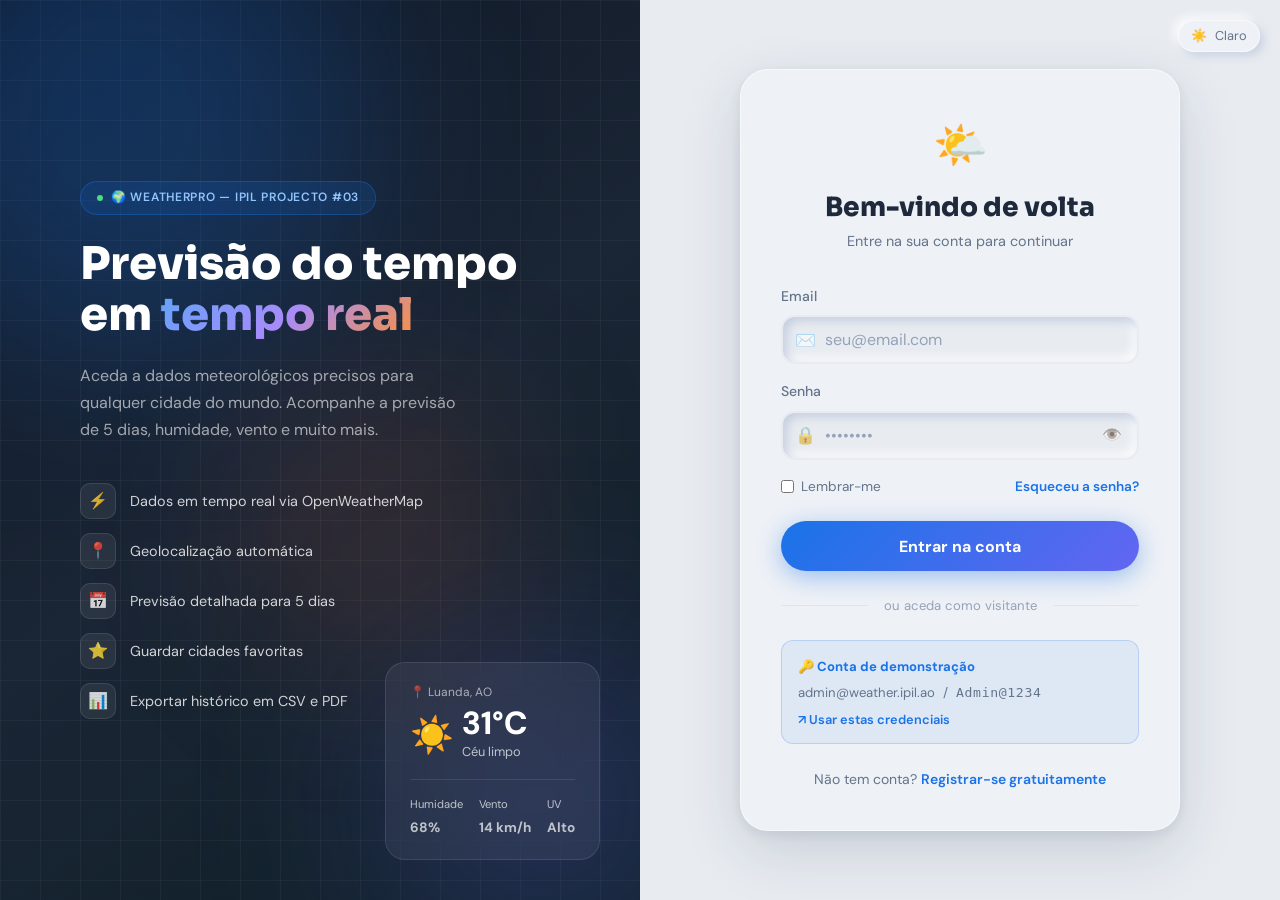
<file: Frontend/pages/dashboard.html>
<!DOCTYPE html>
<html lang="pt" data-theme="light">
<head>
  <meta charset="UTF-8">
  <meta name="viewport" content="width=device-width, initial-scale=1.0">
  <title>Dashboard — WeatherPro</title>

  <link rel="preconnect" href="https://fonts.googleapis.com">
  <link href="https://fonts.googleapis.com/css2?family=Sora:wght@300;400;600;800&family=DM+Sans:wght@400;500;700&family=Space+Mono:wght@400;700&display=swap" rel="stylesheet">

  <link rel="stylesheet" href="../assets/css/variables.css">
  <link rel="stylesheet" href="../assets/css/global.css">
  <link rel="stylesheet" href="../assets/css/neumorphism.css">
  <link rel="stylesheet" href="../assets/css/dark-mode.css">

  <style>
    :root {
      --dash-bg: #f0f4ff;
      --card-bg: #ffffff;
      --card-border: rgba(99,102,241,.12);
      --text-1: #0f172a;
      --text-2: #475569;
      --text-3: #94a3b8;
      --accent: #6366f1;
      --accent2: #0ea5e9;
      --danger: #ef4444;
      --success: #22c55e;
      --warn: #f59e0b;
      --transition: .35s cubic-bezier(.4,0,.2,1);
    }

    [data-theme="dark"] {
      --dash-bg: #080d18;
      --card-bg: #0f1729;
      --card-border: rgba(99,102,241,.18);
      --text-1: #f1f5f9;
      --text-2: #94a3b8;
      --text-3: #475569;
    }

    *, *::before, *::after { box-sizing: border-box; margin: 0; padding: 0; }

    body {
      font-family: 'DM Sans', sans-serif;
      background: var(--dash-bg);
      color: var(--text-1);
      min-height: 100vh;
      transition: background var(--transition), color var(--transition);
      overflow-x: hidden;
    }

    /* ── Animated BG ───────────────────────── */
    .bg-layer {
      position: fixed; inset: 0; pointer-events: none; z-index: 0;
      overflow: hidden;
    }
    .bg-orb {
      position: absolute; border-radius: 50%; filter: blur(120px); opacity: .35;
      animation: driftOrb 18s ease-in-out infinite alternate;
    }
    .bg-orb-1 { width: 600px; height: 600px; background: #6366f1; top: -200px; right: -100px; animation-delay: 0s; }
    .bg-orb-2 { width: 400px; height: 400px; background: #0ea5e9; bottom: -100px; left: -100px; animation-delay: -6s; }
    .bg-orb-3 { width: 300px; height: 300px; background: #f59e0b; top: 50%; left: 40%; animation-delay: -12s; }
    [data-theme="dark"] .bg-orb { opacity: .18; }

    @keyframes driftOrb {
      0%   { transform: translate(0,0) scale(1); }
      100% { transform: translate(40px,60px) scale(1.1); }
    }

    /* ── Layout ────────────────────────────── */
    .dash-wrap {
      position: relative; z-index: 1;
      max-width: 1280px; margin: 0 auto;
      padding: 1.5rem 2rem 4rem;
    }

    /* ── Topbar ────────────────────────────── */
    .topbar {
      display: flex; align-items: center; justify-content: space-between;
      margin-bottom: 2rem;
      background: var(--card-bg);
      border: 1px solid var(--card-border);
      border-radius: 20px;
      padding: .9rem 1.5rem;
      backdrop-filter: blur(20px);
      box-shadow: 0 4px 24px rgba(0,0,0,.06);
      animation: slideDown .5s ease both;
    }

    .topbar-brand {
      display: flex; align-items: center; gap: .6rem;
      font-family: 'Sora', sans-serif; font-weight: 800; font-size: 1.15rem;
      color: var(--text-1);
    }
    .topbar-brand-icon { font-size: 1.6rem; animation: spinSlow 10s linear infinite; }
    @keyframes spinSlow { to { transform: rotate(360deg); } }

    .topbar-right { display: flex; align-items: center; gap: 1rem; }

    .topbar-user {
      display: flex; align-items: center; gap: .5rem;
      background: linear-gradient(135deg, rgba(99,102,241,.1), rgba(14,165,233,.1));
      border: 1px solid rgba(99,102,241,.2);
      border-radius: 999px; padding: .4rem 1rem;
      font-size: .85rem; font-weight: 600; color: var(--accent);
    }

    .topbar-theme {
      background: var(--dash-bg); border: 1px solid var(--card-border);
      border-radius: 999px; padding: .4rem .8rem; cursor: pointer;
      font-size: 1rem; transition: var(--transition);
    }
    .topbar-theme:hover { transform: scale(1.1); }

    .btn-logout {
      background: rgba(239,68,68,.08); border: 1px solid rgba(239,68,68,.2);
      color: var(--danger); border-radius: 999px; padding: .4rem 1rem;
      font-size: .82rem; font-weight: 700; cursor: pointer;
      transition: var(--transition);
    }
    .btn-logout:hover { background: rgba(239,68,68,.15); }

    /* ── Search ─────────────────────────────── */
    .search-wrap {
      max-width: 580px; margin: 0 auto 2.5rem;
      position: relative;
      animation: fadeUp .5s .1s ease both;
    }

    .search-input {
      width: 100%; padding: 1.1rem 1.5rem 1.1rem 3.5rem;
      border-radius: 999px;
      border: 2px solid var(--card-border);
      background: var(--card-bg);
      font-size: 1rem; color: var(--text-1);
      box-shadow: 0 8px 32px rgba(99,102,241,.1);
      transition: var(--transition);
      outline: none;
    }
    .search-input:focus {
      border-color: var(--accent);
      box-shadow: 0 8px 32px rgba(99,102,241,.25);
      transform: translateY(-1px);
    }
    .search-input::placeholder { color: var(--text-3); }

    .search-icon-btn {
      position: absolute; left: 1.1rem; top: 50%; transform: translateY(-50%);
      font-size: 1.2rem; background: none; border: none; cursor: pointer;
      transition: transform .2s;
    }
    .search-icon-btn:hover { transform: translateY(-50%) scale(1.15); }

    .search-spinner {
      position: absolute; right: 1.2rem; top: 50%; transform: translateY(-50%);
      width: 20px; height: 20px;
      border: 2px solid rgba(99,102,241,.2); border-top-color: var(--accent);
      border-radius: 50%; animation: spin .7s linear infinite;
      display: none;
    }
    .search-spinner.active { display: block; }
    @keyframes spin { to { transform: translateY(-50%) rotate(360deg); } }

    /* ── Main hero card ─────────────────────── */
    .hero-card {
      border-radius: 32px;
      background: linear-gradient(135deg, #1e3a8a 0%, #3730a3 40%, #0f2027 100%);
      color: #fff;
      padding: 2.5rem;
      margin-bottom: 2rem;
      display: grid;
      grid-template-columns: 1.4fr 1fr;
      gap: 2rem;
      position: relative;
      overflow: hidden;
      box-shadow: 0 24px 64px rgba(30,58,138,.4);
      animation: fadeUp .5s .15s ease both;
      min-height: 260px;
    }

    .hero-card::before {
      content: '';
      position: absolute; inset: 0;
      background: url("data:image/svg+xml,%3Csvg width='400' height='400' xmlns='http://www.w3.org/2000/svg'%3E%3Ccircle cx='200' cy='200' r='180' fill='none' stroke='rgba(255,255,255,.04)' stroke-width='60'/%3E%3Ccircle cx='200' cy='200' r='120' fill='none' stroke='rgba(255,255,255,.03)' stroke-width='40'/%3E%3C/svg%3E") right -60px center / 380px no-repeat;
      pointer-events: none;
    }

    .hero-left { position: relative; }

    .hero-location {
      display: flex; align-items: center; gap: .4rem;
      font-size: .85rem; opacity: .7; margin-bottom: .5rem;
    }

    .hero-city {
      font-family: 'Sora', sans-serif; font-size: 2.8rem; font-weight: 800;
      line-height: 1; margin-bottom: .4rem;
      text-shadow: 0 2px 20px rgba(0,0,0,.3);
    }

    .hero-date { font-size: .9rem; opacity: .65; margin-bottom: 1.2rem; }

    .hero-temp-row {
      display: flex; align-items: flex-end; gap: .8rem; margin-bottom: .5rem;
    }

    .hero-temp {
      font-family: 'Space Mono', monospace;
      font-size: 5.5rem; font-weight: 700; line-height: 1;
      text-shadow: 0 4px 30px rgba(0,0,0,.3);
    }

    .hero-icon { font-size: 4rem; animation: float 4s ease-in-out infinite; }
    @keyframes float { 0%,100% { transform: translateY(0); } 50% { transform: translateY(-10px); } }

    .hero-desc {
      font-size: 1.1rem; opacity: .8; text-transform: capitalize;
    }

    /* Right panel stats */
    .hero-right {
      background: rgba(255,255,255,.07);
      backdrop-filter: blur(20px);
      border: 1px solid rgba(255,255,255,.12);
      border-radius: 24px; padding: 1.75rem;
      display: flex; flex-direction: column; justify-content: space-between;
      gap: 1rem;
    }

    .stat-row {
      display: flex; align-items: center; gap: .75rem;
      font-size: .9rem;
    }

    .stat-icon {
      width: 36px; height: 36px; border-radius: 10px;
      background: rgba(255,255,255,.1);
      display: flex; align-items: center; justify-content: center;
      font-size: 1rem; flex-shrink: 0;
    }

    .stat-label { opacity: .65; font-size: .78rem; display: block; }
    .stat-val   { font-weight: 700; font-size: 1.05rem; }

    /* UV bar */
    .uv-bar-wrap { margin-top: .25rem; }
    .uv-bar-track {
      height: 4px; border-radius: 99px;
      background: rgba(255,255,255,.15); margin-top: 4px;
    }
    .uv-bar-fill {
      height: 100%; border-radius: 99px;
      background: linear-gradient(90deg, #22c55e, #f59e0b, #ef4444);
      transition: width .8s ease;
    }

    /* ── Stats strip ────────────────────────── */
    .stats-strip {
      display: grid;
      grid-template-columns: repeat(4, 1fr);
      gap: 1.25rem; margin-bottom: 2rem;
      animation: fadeUp .5s .2s ease both;
    }

    .stat-card {
      background: var(--card-bg);
      border: 1px solid var(--card-border);
      border-radius: 20px; padding: 1.25rem 1.5rem;
      display: flex; flex-direction: column; gap: .4rem;
      box-shadow: 0 4px 16px rgba(0,0,0,.04);
      transition: transform .25s, box-shadow .25s;
      cursor: default;
      position: relative; overflow: hidden;
    }

    .stat-card::after {
      content: ''; position: absolute;
      bottom: 0; left: 0; right: 0; height: 3px;
      border-radius: 0 0 20px 20px;
      background: var(--stripe-color, var(--accent));
      transform: scaleX(0); transition: transform .35s;
    }
    .stat-card:hover { transform: translateY(-4px); box-shadow: 0 12px 32px rgba(0,0,0,.1); }
    .stat-card:hover::after { transform: scaleX(1); }

    .stat-card-icon { font-size: 1.5rem; }
    .stat-card-label { font-size: .78rem; color: var(--text-3); text-transform: uppercase; letter-spacing: .06em; font-weight: 600; }
    .stat-card-val   { font-family: 'Space Mono', monospace; font-size: 1.5rem; font-weight: 700; color: var(--text-1); }
    .stat-card-sub   { font-size: .78rem; color: var(--text-3); }

    /* ── Forecast ───────────────────────────── */
    .section-title {
      font-family: 'Sora', sans-serif; font-size: 1.1rem; font-weight: 700;
      color: var(--text-1); margin-bottom: 1.25rem;
      display: flex; align-items: center; gap: .5rem;
    }
    .section-title::after {
      content: ''; flex: 1; height: 1px;
      background: var(--card-border);
    }

    .forecast-row {
      display: grid;
      grid-template-columns: repeat(5, 1fr);
      gap: 1rem; margin-bottom: 2rem;
      animation: fadeUp .5s .25s ease both;
    }

    .fc-card {
      background: var(--card-bg);
      border: 1px solid var(--card-border);
      border-radius: 20px; padding: 1.25rem 1rem;
      text-align: center;
      transition: transform .25s, box-shadow .25s, border-color .25s;
      cursor: default;
    }
    .fc-card:hover {
      transform: translateY(-6px);
      box-shadow: 0 16px 40px rgba(99,102,241,.15);
      border-color: rgba(99,102,241,.3);
    }
    .fc-day   { font-size: .78rem; color: var(--text-3); font-weight: 600; text-transform: uppercase; letter-spacing: .05em; margin-bottom: .5rem; }
    .fc-icon  { font-size: 2.2rem; margin: .4rem 0; display: block; transition: transform .3s; }
    .fc-card:hover .fc-icon { transform: scale(1.2) rotate(-5deg); }
    .fc-desc  { font-size: .72rem; color: var(--text-3); margin-bottom: .5rem; text-transform: capitalize; }
    .fc-temps { display: flex; justify-content: center; gap: .5rem; font-size: .88rem; }
    .fc-max   { font-weight: 700; color: var(--text-1); }
    .fc-min   { color: var(--text-3); }

    /* Today highlight */
    .fc-card.today {
      background: linear-gradient(135deg, #6366f1, #0ea5e9);
      border-color: transparent; color: #fff;
    }
    .fc-card.today .fc-day,
    .fc-card.today .fc-desc,
    .fc-card.today .fc-min { color: rgba(255,255,255,.7); }
    .fc-card.today .fc-max { color: #fff; }

    /* ── Chart ──────────────────────────────── */
    .chart-section {
      background: var(--card-bg);
      border: 1px solid var(--card-border);
      border-radius: 24px; padding: 1.75rem;
      margin-bottom: 2rem;
      box-shadow: 0 4px 16px rgba(0,0,0,.04);
      animation: fadeUp .5s .3s ease both;
    }

    .chart-canvas-wrap { position: relative; height: 180px; }

    canvas#temp-chart { width: 100% !important; }

    /* ── Bottom grid ────────────────────────── */
    .bottom-grid {
      display: grid;
      grid-template-columns: 1fr 1fr;
      gap: 1.5rem;
      animation: fadeUp .5s .35s ease both;
    }

    .info-card {
      background: var(--card-bg);
      border: 1px solid var(--card-border);
      border-radius: 24px; padding: 1.75rem;
      box-shadow: 0 4px 16px rgba(0,0,0,.04);
    }

    /* Sun timeline */
    .sun-row { display: flex; align-items: center; justify-content: space-between; margin-top: 1rem; }
    .sun-item { text-align: center; }
    .sun-icon { font-size: 1.8rem; display: block; margin-bottom: .3rem; }
    .sun-label { font-size: .72rem; color: var(--text-3); text-transform: uppercase; letter-spacing: .05em; }
    .sun-time  { font-family: 'Space Mono', monospace; font-size: 1.1rem; font-weight: 700; }

    .sun-arc {
      flex: 1; height: 60px; margin: 0 1rem;
      position: relative;
    }
    .sun-arc svg { width: 100%; height: 100%; }

    /* Wind compass */
    .compass-wrap {
      display: flex; align-items: center; justify-content: center;
      gap: 2rem; margin-top: 1rem;
    }
    .compass {
      width: 110px; height: 110px; border-radius: 50%;
      background: var(--dash-bg);
      border: 2px solid var(--card-border);
      position: relative; display: flex; align-items: center; justify-content: center;
    }
    .compass-dirs {
      position: absolute; inset: 0;
      display: flex; align-items: center; justify-content: center;
      font-size: .65rem; color: var(--text-3); font-weight: 700;
      letter-spacing: .05em;
    }
    .compass-dirs span { position: absolute; }
    .compass-dirs .cn { top: 6px; left: 50%; transform: translateX(-50%); }
    .compass-dirs .cs { bottom: 6px; left: 50%; transform: translateX(-50%); }
    .compass-dirs .cw { left: 6px; top: 50%; transform: translateY(-50%); }
    .compass-dirs .ce { right: 6px; top: 50%; transform: translateY(-50%); }

    .compass-needle {
      width: 3px; height: 44px; border-radius: 99px;
      background: linear-gradient(to bottom, #ef4444 50%, var(--text-3) 50%);
      transform-origin: center bottom;
      transition: transform 1s cubic-bezier(.34,1.56,.64,1);
      position: absolute; bottom: 50%;
    }
    .compass-dot {
      width: 8px; height: 8px; border-radius: 50%;
      background: var(--accent); position: absolute;
    }

    .wind-stats { display: flex; flex-direction: column; gap: .75rem; }
    .wind-stat-item { display: flex; align-items: center; gap: .75rem; }
    .wind-stat-bar {
      flex: 1; height: 6px; background: var(--dash-bg);
      border-radius: 99px; overflow: hidden;
    }
    .wind-stat-bar-fill {
      height: 100%; border-radius: 99px;
      background: linear-gradient(90deg, var(--accent2), var(--accent));
      transition: width 1s ease;
    }
    .wind-stat-label { font-size: .78rem; color: var(--text-3); min-width: 60px; }
    .wind-stat-val   { font-size: .85rem; font-weight: 700; min-width: 55px; text-align: right; }

    /* ── Skeleton ───────────────────────────── */
    .skeleton {
      background: linear-gradient(90deg, var(--dash-bg) 25%, var(--card-border) 50%, var(--dash-bg) 75%);
      background-size: 200% 100%;
      animation: shimmer 1.5s infinite;
      border-radius: 8px;
    }
    @keyframes shimmer { to { background-position: -200% 0; } }

    /* ── Error toast ────────────────────────── */
    .error-toast {
      position: fixed; bottom: 2rem; left: 50%; transform: translateX(-50%);
      background: #1e293b; color: #fff; border-left: 3px solid var(--danger);
      border-radius: 12px; padding: .9rem 1.5rem;
      font-size: .88rem; display: flex; align-items: center; gap: .75rem;
      box-shadow: 0 8px 32px rgba(0,0,0,.3); z-index: 999;
      animation: slideUp .3s ease;
    }
    @keyframes slideUp { from { opacity:0; transform: translateX(-50%) translateY(20px); } }

    /* ── Animations ─────────────────────────── */
    @keyframes fadeUp    { from { opacity:0; transform: translateY(20px); } to { opacity:1; transform: translateY(0); } }
    @keyframes slideDown { from { opacity:0; transform: translateY(-16px); } to { opacity:1; transform: translateY(0); } }
    @keyframes scaleIn   { from { opacity:0; transform: scale(.94); } to { opacity:1; transform: scale(1); } }

    /* ── Responsive ─────────────────────────── */
    @media (max-width: 900px) {
      .stats-strip  { grid-template-columns: repeat(2, 1fr); }
      .forecast-row { grid-template-columns: repeat(3, 1fr); }
      .bottom-grid  { grid-template-columns: 1fr; }
      .hero-card    { grid-template-columns: 1fr; }
      .hero-temp    { font-size: 4rem; }
    }
    @media (max-width: 600px) {
      .dash-wrap    { padding: 1rem; }
      .stats-strip  { grid-template-columns: repeat(2, 1fr); gap: .75rem; }
      .forecast-row { grid-template-columns: repeat(2, 1fr); }
      .hero-temp    { font-size: 3.5rem; }
      .topbar-user span:not(.user-emoji) { display: none; }
    }
  </style>
</head>
<body>

<div class="bg-layer">
  <div class="bg-orb bg-orb-1"></div>
  <div class="bg-orb bg-orb-2"></div>
  <div class="bg-orb bg-orb-3"></div>
</div>

<div class="dash-wrap">

  <!-- ── Topbar ── -->
  <header class="topbar">
    <div class="topbar-brand">
      <span class="topbar-brand-icon">🌤️</span>
      WeatherPro
    </div>
    <div class="topbar-right">
      <div class="topbar-user">
        <span class="user-emoji">👤</span>
        <span id="display-name">...</span>
      </div>
      <button class="topbar-theme" id="theme-btn" title="Alternar tema">🌙</button>
      <button class="btn-logout" onclick="App.logout()">Sair</button>
    </div>
  </header>

  <!-- ── Search ── -->
  <div class="search-wrap">
    <button class="search-icon-btn" onclick="App.doSearch()">🔍</button>
    <input type="text" id="city-search" class="search-input"
      placeholder="Pesquise por uma cidade (ex: Luanda)"
      autocomplete="off">
    <div class="search-spinner" id="search-spinner"></div>
  </div>

  <!-- ── Hero card ── -->
  <div class="hero-card" id="hero-card">
    <div class="hero-left">
      <div class="hero-location">📍 <span id="hero-country">—</span></div>
      <div class="hero-city" id="hero-city">—</div>
      <div class="hero-date" id="hero-date">—</div>
      <div class="hero-temp-row">
        <div class="hero-temp" id="hero-temp">--°</div>
        <span class="hero-icon" id="hero-icon">🌡️</span>
      </div>
      <div class="hero-desc" id="hero-desc">Aguardando pesquisa...</div>
    </div>
    <div class="hero-right">
      <div class="stat-row">
        <div class="stat-icon">💧</div>
        <div>
          <span class="stat-label">Humidade</span>
          <span class="stat-val" id="stat-humidity">--%</span>
        </div>
      </div>
      <div class="stat-row">
        <div class="stat-icon">🌬️</div>
        <div>
          <span class="stat-label">Vento</span>
          <span class="stat-val" id="stat-wind">-- km/h</span>
        </div>
      </div>
      <div class="stat-row">
        <div class="stat-icon">🌡️</div>
        <div>
          <span class="stat-label">Sensação térmica</span>
          <span class="stat-val" id="stat-feels">--°C</span>
        </div>
      </div>
      <div class="stat-row">
        <div class="stat-icon">👁️</div>
        <div>
          <span class="stat-label">Visibilidade</span>
          <span class="stat-val" id="stat-vis">-- km</span>
        </div>
      </div>
      <div class="stat-row">
        <div class="stat-icon">🌫️</div>
        <div>
          <span class="stat-label">Pressão</span>
          <span class="stat-val" id="stat-pressure">-- hPa</span>
        </div>
      </div>
    </div>
  </div>

  <!-- ── Stats strip ── -->
  <div class="stats-strip">
    <div class="stat-card" style="--stripe-color:#6366f1">
      <span class="stat-card-icon">🌡️</span>
      <span class="stat-card-label">Máxima hoje</span>
      <span class="stat-card-val" id="sc-max">--°</span>
      <span class="stat-card-sub">temperatura mais alta</span>
    </div>
    <div class="stat-card" style="--stripe-color:#0ea5e9">
      <span class="stat-card-icon">❄️</span>
      <span class="stat-card-label">Mínima hoje</span>
      <span class="stat-card-val" id="sc-min">--°</span>
      <span class="stat-card-sub">temperatura mais baixa</span>
    </div>
    <div class="stat-card" style="--stripe-color:#f59e0b">
      <span class="stat-card-icon">☁️</span>
      <span class="stat-card-label">Nebulosidade</span>
      <span class="stat-card-val" id="sc-clouds">--%</span>
      <span class="stat-card-sub">cobertura de nuvens</span>
    </div>
    <div class="stat-card" style="--stripe-color:#22c55e">
      <span class="stat-card-icon">🌊</span>
      <span class="stat-card-label">Ponto de orvalho</span>
      <span class="stat-card-val" id="sc-dew">--°</span>
      <span class="stat-card-sub">condensação do ar</span>
    </div>
  </div>

  <!-- ── Forecast ── -->
  <p class="section-title">📅 Previsão para 5 dias</p>
  <div class="forecast-row" id="forecast-row">
    <!-- filled by JS -->
  </div>

  <!-- ── Temperature chart ── -->
  <div class="chart-section">
    <p class="section-title" style="margin-bottom:1.25rem">📈 Variação de temperatura (próximas 24h)</p>
    <div class="chart-canvas-wrap">
      <canvas id="temp-chart"></canvas>
    </div>
  </div>

  <!-- ── Bottom grid ── -->
  <div class="bottom-grid">

    <!-- Sun card -->
    <div class="info-card">
      <p class="section-title">🌅 Nascer & Pôr do Sol</p>
      <div class="sun-row">
        <div class="sun-item">
          <span class="sun-icon">🌄</span>
          <span class="sun-label">Nascer</span>
          <span class="sun-time" id="sun-rise">--:--</span>
        </div>
        <div class="sun-arc">
          <svg viewBox="0 0 140 70" fill="none" xmlns="http://www.w3.org/2000/svg">
            <path d="M10 65 Q70 -10 130 65" stroke="rgba(245,158,11,.25)" stroke-width="2" stroke-dasharray="4 4"/>
            <path id="sun-progress-path" d="M10 65 Q70 -10 130 65" stroke="#f59e0b" stroke-width="2.5"
              stroke-dasharray="200" stroke-dashoffset="200" stroke-linecap="round"/>
            <circle id="sun-dot" cx="10" cy="65" r="5" fill="#f59e0b" opacity="0.9"/>
          </svg>
        </div>
        <div class="sun-item">
          <span class="sun-icon">🌇</span>
          <span class="sun-label">Pôr</span>
          <span class="sun-time" id="sun-set">--:--</span>
        </div>
      </div>
    </div>

    <!-- Wind card -->
    <div class="info-card">
      <p class="section-title">🌬️ Vento</p>
      <div class="compass-wrap">
        <div class="compass">
          <div class="compass-dirs">
            <span class="cn">N</span>
            <span class="cs">S</span>
            <span class="cw">O</span>
            <span class="ce">E</span>
          </div>
          <div class="compass-needle" id="compass-needle"></div>
          <div class="compass-dot"></div>
        </div>
        <div class="wind-stats">
          <div class="wind-stat-item">
            <span class="wind-stat-label">Velocidade</span>
            <div class="wind-stat-bar"><div class="wind-stat-bar-fill" id="wbar-speed" style="width:0%"></div></div>
            <span class="wind-stat-val" id="wval-speed">-- km/h</span>
          </div>
          <div class="wind-stat-item">
            <span class="wind-stat-label">Rajadas</span>
            <div class="wind-stat-bar"><div class="wind-stat-bar-fill" id="wbar-gust" style="width:0%"></div></div>
            <span class="wind-stat-val" id="wval-gust">-- km/h</span>
          </div>
          <div class="wind-stat-item">
            <span class="wind-stat-label">Direção</span>
            <div class="wind-stat-bar"><div class="wind-stat-bar-fill" id="wbar-dir" style="width:50%"></div></div>
            <span class="wind-stat-val" id="wval-dir">--°</span>
          </div>
        </div>
      </div>
    </div>

  </div><!-- /bottom-grid -->

</div><!-- /dash-wrap -->

<script>
/* ═══════════════════════════════════════════════════
   CONFIG
═══════════════════════════════════════════════════ */
const API_BASE = 'http://localhost/weather-app/Backend/index.php';

const WEATHER_ICONS = {
  '01d':'☀️','01n':'🌙','02d':'⛅','02n':'🌥️',
  '03d':'☁️','03n':'☁️','04d':'☁️','04n':'☁️',
  '09d':'🌧️','09n':'🌧️','10d':'🌦️','10n':'🌧️',
  '11d':'⛈️','11n':'⛈️','13d':'❄️','13n':'❄️',
  '50d':'🌫️','50n':'🌫️',
};

const DAYS_PT = ['Dom','Seg','Ter','Qua','Qui','Sex','Sáb'];
const MONTHS_PT = ['Janeiro','Fevereiro','Março','Abril','Maio','Junho','Julho','Agosto','Setembro','Outubro','Novembro','Dezembro'];

/* ═══════════════════════════════════════════════════
   MINI CHART (canvas, no dependencies)
═══════════════════════════════════════════════════ */
function drawChart(labels, temps) {
  const canvas = document.getElementById('temp-chart');
  const wrap   = canvas.parentElement;
  canvas.width  = wrap.clientWidth;
  canvas.height = 180;
  const ctx = canvas.getContext('2d');
  const W = canvas.width, H = canvas.height;
  const pad = { top:20, right:20, bottom:35, left:40 };

  const minT = Math.min(...temps) - 2;
  const maxT = Math.max(...temps) + 2;

  const xScale = i => pad.left + (i / (labels.length - 1)) * (W - pad.left - pad.right);
  const yScale = t => pad.top + (1 - (t - minT) / (maxT - minT)) * (H - pad.top - pad.bottom);

  const isDark = document.documentElement.getAttribute('data-theme') === 'dark';
  const gridColor  = isDark ? 'rgba(255,255,255,.06)' : 'rgba(0,0,0,.06)';
  const labelColor = isDark ? 'rgba(255,255,255,.45)' : 'rgba(0,0,0,.4)';

  ctx.clearRect(0, 0, W, H);

  // Grid lines
  ctx.strokeStyle = gridColor; ctx.lineWidth = 1;
  for (let g = 0; g <= 4; g++) {
    const y = pad.top + (g / 4) * (H - pad.top - pad.bottom);
    ctx.beginPath(); ctx.moveTo(pad.left, y); ctx.lineTo(W - pad.right, y); ctx.stroke();
  }

  // Area fill
  const grad = ctx.createLinearGradient(0, pad.top, 0, H - pad.bottom);
  grad.addColorStop(0, 'rgba(99,102,241,.35)');
  grad.addColorStop(1, 'rgba(99,102,241,.0)');
  ctx.beginPath();
  ctx.moveTo(xScale(0), H - pad.bottom);
  temps.forEach((t, i) => {
    if (i === 0) ctx.lineTo(xScale(i), yScale(t));
    else {
      const px = xScale(i - 1), py = yScale(temps[i-1]);
      const cx1 = px + (xScale(i) - px) * .5, cy1 = py;
      const cx2 = px + (xScale(i) - px) * .5, cy2 = yScale(t);
      ctx.bezierCurveTo(cx1, cy1, cx2, cy2, xScale(i), yScale(t));
    }
  });
  ctx.lineTo(xScale(temps.length - 1), H - pad.bottom);
  ctx.closePath(); ctx.fillStyle = grad; ctx.fill();

  // Line
  ctx.beginPath();
  temps.forEach((t, i) => {
    if (i === 0) { ctx.moveTo(xScale(i), yScale(t)); return; }
    const px = xScale(i - 1), py = yScale(temps[i-1]);
    const cx1 = px + (xScale(i) - px) * .5, cy1 = py;
    const cx2 = px + (xScale(i) - px) * .5, cy2 = yScale(t);
    ctx.bezierCurveTo(cx1, cy1, cx2, cy2, xScale(i), yScale(t));
  });
  ctx.strokeStyle = '#6366f1'; ctx.lineWidth = 2.5;
  ctx.lineJoin = 'round'; ctx.stroke();

  // Dots + labels
  ctx.font = '11px DM Sans'; ctx.textAlign = 'center';
  temps.forEach((t, i) => {
    const x = xScale(i), y = yScale(t);
    ctx.beginPath(); ctx.arc(x, y, 4, 0, Math.PI*2);
    ctx.fillStyle = '#6366f1'; ctx.fill();
    ctx.fillStyle = '#fff'; ctx.beginPath(); ctx.arc(x, y, 2, 0, Math.PI*2); ctx.fill();

    ctx.fillStyle = labelColor;
    ctx.fillText(`${Math.round(t)}°`, x, y - 10);
    ctx.fillText(labels[i], x, H - 8);
  });
}

/* ═══════════════════════════════════════════════════
   HELPERS
═══════════════════════════════════════════════════ */
function degToCompass(deg) {
  const dirs = ['N','NE','E','SE','S','SO','O','NO'];
  return dirs[Math.round(deg / 45) % 8];
}

function toLocalTime(unixTs, offsetSec) {
  const d = new Date((unixTs + offsetSec) * 1000);
  const h = String(d.getUTCHours()).padStart(2,'0');
  const m = String(d.getUTCMinutes()).padStart(2,'0');
  return `${h}:${m}`;
}

function dewPoint(tempC, humidity) {
  const a = 17.27, b = 237.7;
  const alpha = ((a * tempC) / (b + tempC)) + Math.log(humidity / 100);
  return (b * alpha) / (a - alpha);
}

function animateSunArc(rise, set) {
  const now = Date.now() / 1000;
  const total = set - rise;
  const elapsed = Math.max(0, Math.min(now - rise, total));
  const progress = total > 0 ? elapsed / total : 0;

  const pathLen = 200;
  const offset  = pathLen * (1 - progress);
  const path = document.getElementById('sun-progress-path');
  const dot  = document.getElementById('sun-dot');
  if (!path || !dot) return;

  path.style.strokeDashoffset = offset;

  // Move dot along arc
  try {
    const svgEl   = path.ownerSVGElement;
    const totalLen = path.getTotalLength();
    const pt = path.getPointAtLength(totalLen * progress);
    dot.setAttribute('cx', pt.x);
    dot.setAttribute('cy', pt.y);
  } catch(e) {}
}

function showError(msg) {
  const existing = document.querySelector('.error-toast');
  if (existing) existing.remove();
  const el = document.createElement('div');
  el.className = 'error-toast';
  el.innerHTML = `<span>❌</span><span>${msg}</span>`;
  document.body.appendChild(el);
  setTimeout(() => el.remove(), 4000);
}

/* ═══════════════════════════════════════════════════
   APP
═══════════════════════════════════════════════════ */
const App = {

  token: null,
  lastData: null,

  init() {
    const user  = JSON.parse(localStorage.getItem('ws_user') || 'null');
    this.token  = localStorage.getItem('ws_token');

    if (!this.token || !user) {
      window.location.href = './login.html';
      return;
    }

    document.getElementById('display-name').textContent = user.name.split(' ')[0];

    // Theme
    const saved = localStorage.getItem('ws_theme') || 'light';
    this.setTheme(saved);
    document.getElementById('theme-btn').addEventListener('click', () => {
      const current = document.documentElement.getAttribute('data-theme');
      this.setTheme(current === 'dark' ? 'light' : 'dark');
    });

    // Search
    const input = document.getElementById('city-search');
    input.addEventListener('keydown', e => {
      if (e.key === 'Enter') this.doSearch();
    });

    // Load default
    this.loadWeather('Luanda');

    // Resize chart
    window.addEventListener('resize', () => {
      if (this._chartData) drawChart(this._chartData.labels, this._chartData.temps);
    });
  },

  setTheme(t) {
    document.documentElement.setAttribute('data-theme', t);
    localStorage.setItem('ws_theme', t);
    document.getElementById('theme-btn').textContent = t === 'dark' ? '☀️' : '🌙';
    if (this._chartData) {
      setTimeout(() => drawChart(this._chartData.labels, this._chartData.temps), 50);
    }
  },

  doSearch() {
    const val = document.getElementById('city-search').value.trim();
    if (val.length >= 2) this.loadWeather(val);
  },

  async loadWeather(city) {
    this.setLoading(true);
    try {
      const [current, forecast] = await Promise.all([
        this.fetchCurrent(city),
        this.fetchForecast(city),
      ]);
      this.renderCurrent(current);
      this.renderForecast(forecast);
      this.renderChart(forecast);
    } catch(e) {
      showError(e.message || 'Erro ao carregar dados do tempo.');
    } finally {
      this.setLoading(false);
    }
  },

  async fetchCurrent(city) {
    const url = `${API_BASE}/weather/current?city=${encodeURIComponent(city)}&units=metric&lang=pt`;
    const res = await fetch(url, {
      headers: { Authorization: `Bearer ${this.token}` }
    });
    const json = await res.json();
    if (!res.ok) throw new Error(json.message || 'Erro ao buscar clima atual.');
    return json.data;
  },

  async fetchForecast(city) {
    const url = `${API_BASE}/weather/forecast?city=${encodeURIComponent(city)}&units=metric&lang=pt`;
    const res = await fetch(url, {
      headers: { Authorization: `Bearer ${this.token}` }
    });
    const json = await res.json();
    if (!res.ok) throw new Error(json.message || 'Erro ao buscar previsão.');
    return json.data;
  },

  renderCurrent(d) {
    this.lastData = d;
    const icon = WEATHER_ICONS[d.weather[0].icon] || '🌡️';
    const now  = new Date();
    const dateStr = `${DAYS_PT[now.getDay()]}, ${now.getDate()} de ${MONTHS_PT[now.getMonth()]}`;

    document.getElementById('hero-city').textContent    = d.name;
    document.getElementById('hero-country').textContent = d.sys?.country || '';
    document.getElementById('hero-date').textContent    = dateStr;
    document.getElementById('hero-temp').textContent    = `${Math.round(d.main.temp)}°`;
    document.getElementById('hero-icon').textContent    = icon;
    document.getElementById('hero-desc').textContent    = d.weather[0].description;

    document.getElementById('stat-humidity').textContent  = `${d.main.humidity}%`;
    document.getElementById('stat-wind').textContent      = `${Math.round(d.wind.speed * 3.6)} km/h`;
    document.getElementById('stat-feels').textContent     = `${Math.round(d.main.feels_like)}°C`;
    document.getElementById('stat-vis').textContent       = `${Math.round((d.visibility || 0) / 1000)} km`;
    document.getElementById('stat-pressure').textContent  = `${d.main.pressure} hPa`;

    document.getElementById('sc-max').textContent    = `${Math.round(d.main.temp_max)}°`;
    document.getElementById('sc-min').textContent    = `${Math.round(d.main.temp_min)}°`;
    document.getElementById('sc-clouds').textContent = `${d.clouds?.all || 0}%`;
    document.getElementById('sc-dew').textContent    = `${Math.round(dewPoint(d.main.temp, d.main.humidity))}°`;

    // Sun
    const offset = d.timezone || 0;
    document.getElementById('sun-rise').textContent = toLocalTime(d.sys.sunrise, offset);
    document.getElementById('sun-set').textContent  = toLocalTime(d.sys.sunset, offset);
    animateSunArc(d.sys.sunrise, d.sys.sunset);

    // Wind compass
    const deg = d.wind.deg || 0;
    document.getElementById('compass-needle').style.transform = `rotate(${deg}deg)`;
    const speed = Math.round(d.wind.speed * 3.6);
    const gust  = Math.round((d.wind.gust || d.wind.speed) * 3.6);
    document.getElementById('wval-speed').textContent = `${speed} km/h`;
    document.getElementById('wval-gust').textContent  = `${gust} km/h`;
    document.getElementById('wval-dir').textContent   = `${deg}° ${degToCompass(deg)}`;
    document.getElementById('wbar-speed').style.width = `${Math.min(speed / 120 * 100, 100)}%`;
    document.getElementById('wbar-gust').style.width  = `${Math.min(gust  / 120 * 100, 100)}%`;

    // Update page title
    document.title = `${Math.round(d.main.temp)}° ${d.name} — WeatherPro`;
  },

  renderForecast(d) {
    const container = document.getElementById('forecast-row');
    // Group by day
    const days = {};
    d.list.forEach(item => {
      const date = item.dt_txt.split(' ')[0];
      if (!days[date]) days[date] = [];
      days[date].push(item);
    });

    const dayKeys = Object.keys(days).slice(0, 5);
    container.innerHTML = dayKeys.map((date, i) => {
      const items  = days[date];
      const mid    = items[Math.floor(items.length / 2)];
      const temps  = items.map(x => x.main.temp);
      const maxT   = Math.round(Math.max(...temps));
      const minT   = Math.round(Math.min(...temps));
      const icon   = WEATHER_ICONS[mid.weather[0].icon] || '🌡️';
      const desc   = mid.weather[0].description;
      const dt     = new Date(date + 'T12:00:00');
      const dayName = i === 0 ? 'Hoje' : DAYS_PT[dt.getDay()];

      return `<div class="fc-card ${i === 0 ? 'today' : ''}">
        <div class="fc-day">${dayName}</div>
        <span class="fc-icon">${icon}</span>
        <div class="fc-desc">${desc}</div>
        <div class="fc-temps">
          <span class="fc-max">${maxT}°</span>
          <span class="fc-min">${minT}°</span>
        </div>
      </div>`;
    }).join('');
  },

  renderChart(d) {
    // Next 8 slots = 24h
    const items  = d.list.slice(0, 8);
    const labels = items.map(x => x.dt_txt.split(' ')[1].slice(0,5));
    const temps  = items.map(x => x.main.temp);
    this._chartData = { labels, temps };
    requestAnimationFrame(() => drawChart(labels, temps));
  },

  setLoading(state) {
    document.getElementById('search-spinner').classList.toggle('active', state);
    const input = document.getElementById('city-search');
    input.style.opacity = state ? '.6' : '1';
  },

  logout() {
    localStorage.removeItem('ws_token');
    localStorage.removeItem('ws_user');
    window.location.href = './login.html';
  }
};

document.addEventListener('DOMContentLoaded', () => App.init());
</script>
</body>
</html>
</file>
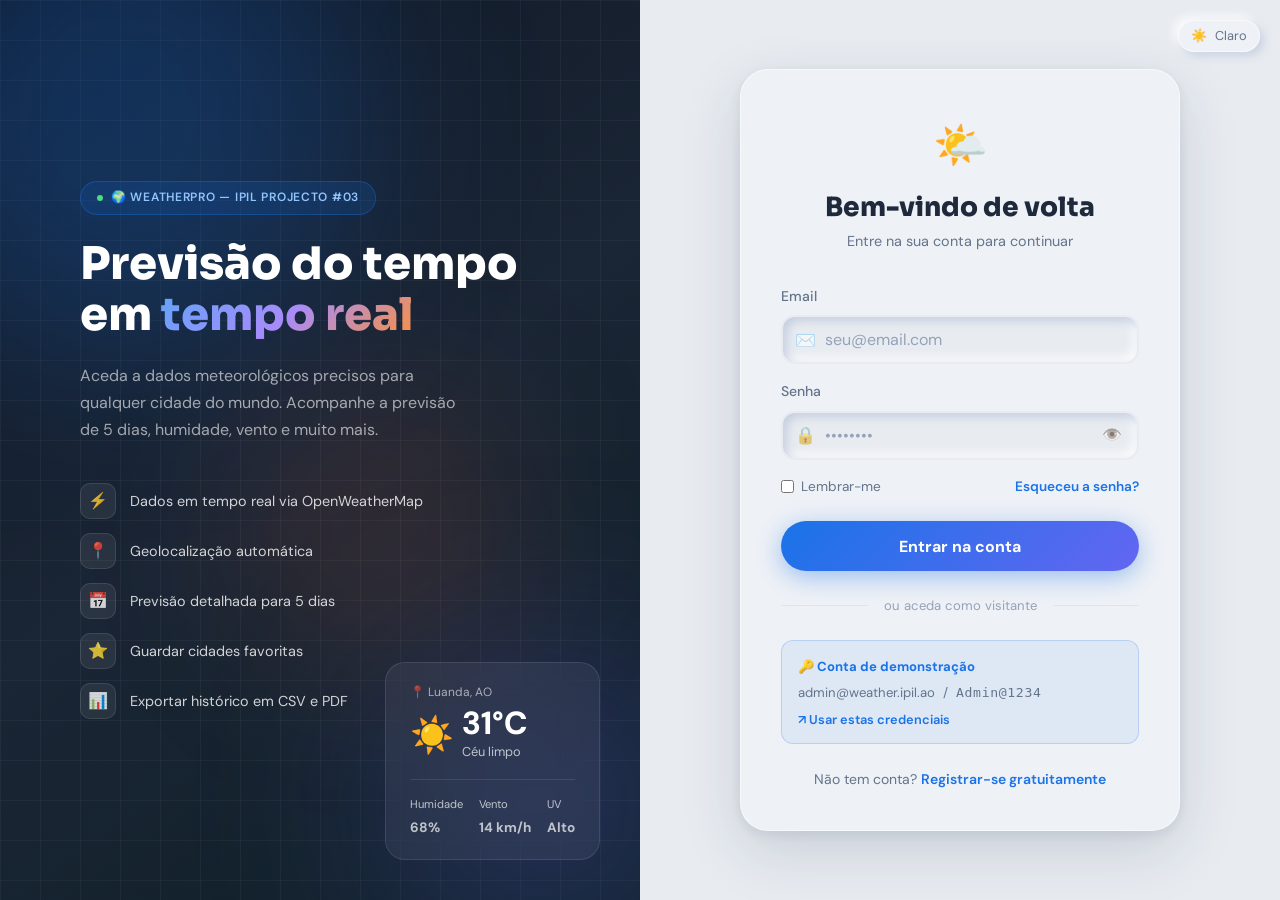
<file: Frontend/pages/login.html>
<!DOCTYPE html>
<html lang="pt" data-theme="light">
<head>
  <meta charset="UTF-8">
  <meta name="viewport" content="width=device-width, initial-scale=1.0">
  <meta name="description" content="WeatherPro — Entrar na sua conta">
  <title>Login — WeatherPro</title>
  <link rel="icon" href="data:image/svg+xml,<svg xmlns='http://www.w3.org/2000/svg' viewBox='0 0 100 100'><text y='.9em' font-size='90'>🌤️</text></svg>">

  <!-- Fonts -->
  <link rel="preconnect" href="https://fonts.googleapis.com">
  <link rel="preconnect" href="https://fonts.gstatic.com" crossorigin>
  <link href="https://fonts.googleapis.com/css2?family=Sora:wght@400;500;600;700;800&family=DM+Sans:wght@400;500;600&display=swap" rel="stylesheet">

  <!-- CSS -->
  <link rel="stylesheet" href="../assets/css/variables.css">
  <link rel="stylesheet" href="../assets/css/global.css">
  <link rel="stylesheet" href="../assets/css/animations.css">
  <link rel="stylesheet" href="../assets/css/neumorphism.css">
  <link rel="stylesheet" href="../assets/css/dark-mode.css">
  <link rel="stylesheet" href="../assets/css/responsive.css">

  <style>
    /* ── Auth Layout ──────────────────────────────────────── */
    body { overflow-x: hidden; }

    .auth-page {
      min-height: 100vh;
      display: grid;
      grid-template-columns: 1fr 1fr;
      position: relative;
    }

    @media (max-width: 900px) {
      .auth-page { grid-template-columns: 1fr; }
      .auth-left  { display: none; }
    }

    /* ── Left panel — Brand ───────────────────────────────── */
    .auth-left {
      position: relative;
      display: flex;
      flex-direction: column;
      justify-content: center;
      align-items: flex-start;
      padding: 4rem 4rem 4rem 5rem;
      background: linear-gradient(145deg, #0f1724 0%, #1a2535 50%, #0f2027 100%);
      overflow: hidden;
    }

    .auth-left-orb {
      position: absolute;
      border-radius: 50%;
      filter: blur(90px);
      pointer-events: none;
    }
    .orb-blue  { width: 480px; height: 480px; background: rgba(26,115,232,.25);  top: -120px; left: -120px; animation: float 7s ease-in-out infinite; }
    .orb-indigo{ width: 350px; height: 350px; background: rgba(99,102,241,.2);   bottom: -80px; right: -80px; animation: float 9s ease-in-out infinite 2s; }
    .orb-orange{ width: 250px; height: 250px; background: rgba(255,109,59,.15);  top: 45%; left: 40%; animation: float 11s ease-in-out infinite 4s; }

    /* Grid de países / cidades decorativa */
    .auth-left-grid {
      position: absolute;
      inset: 0;
      background-image:
        linear-gradient(rgba(255,255,255,.04) 1px, transparent 1px),
        linear-gradient(90deg, rgba(255,255,255,.04) 1px, transparent 1px);
      background-size: 40px 40px;
      pointer-events: none;
    }

    .auth-brand-badge {
      display: inline-flex;
      align-items: center;
      gap: .5rem;
      background: rgba(26,115,232,.15);
      border: 1px solid rgba(26,115,232,.35);
      border-radius: 999px;
      padding: .4rem 1rem;
      font-size: .75rem;
      font-weight: 600;
      color: #93c5fd;
      letter-spacing: .06em;
      text-transform: uppercase;
      margin-bottom: 1.5rem;
      position: relative;
    }

    .auth-brand-badge::before {
      content: '';
      width: 6px; height: 6px;
      border-radius: 50%;
      background: #4ade80;
      animation: pulse 2s infinite;
    }

    .auth-left-title {
      font-family: 'Sora', sans-serif;
      font-size: clamp(2.4rem, 3.5vw, 3.2rem);
      font-weight: 800;
      line-height: 1.15;
      color: #fff;
      margin-bottom: 1.25rem;
      position: relative;
    }

    .auth-left-title span {
      background: linear-gradient(135deg, #60a5fa, #a78bfa, #fb923c);
      -webkit-background-clip: text;
      -webkit-text-fill-color: transparent;
      background-clip: text;
    }

    .auth-left-desc {
      font-size: 1rem;
      color: rgba(255,255,255,.6);
      line-height: 1.7;
      max-width: 380px;
      margin-bottom: 2.5rem;
      position: relative;
    }

    .auth-feature-list {
      display: flex;
      flex-direction: column;
      gap: .875rem;
      position: relative;
    }

    .auth-feature-item {
      display: flex;
      align-items: center;
      gap: .875rem;
      color: rgba(255,255,255,.8);
      font-size: .9rem;
    }

    .auth-feature-icon {
      width: 36px; height: 36px;
      border-radius: 10px;
      background: rgba(255,255,255,.07);
      border: 1px solid rgba(255,255,255,.1);
      display: flex; align-items: center; justify-content: center;
      font-size: 1rem;
      flex-shrink: 0;
    }

    /* Weather widget decorativo no canto */
    .auth-weather-widget {
      position: absolute;
      bottom: 2.5rem; right: 2.5rem;
      background: rgba(255,255,255,.06);
      backdrop-filter: blur(20px);
      border: 1px solid rgba(255,255,255,.1);
      border-radius: 20px;
      padding: 1.25rem 1.5rem;
      color: #fff;
      min-width: 180px;
    }

    .auth-weather-widget-city  { font-size: .75rem; opacity: .6; margin-bottom: .3rem; }
    .auth-weather-widget-temp  { font-size: 2rem; font-weight: 800; line-height: 1; }
    .auth-weather-widget-desc  { font-size: .8rem; opacity: .7; margin-top: .2rem; }
    .auth-weather-widget-strip { display: flex; gap: 1rem; margin-top: 1rem; padding-top: 1rem; border-top: 1px solid rgba(255,255,255,.1); }
    .auth-weather-chip         { font-size: .7rem; opacity: .7; display: flex; flex-direction: column; gap: .2rem; }
    .auth-weather-chip strong  { font-size: .85rem; opacity: 1; color: #fff; }

    /* ── Right panel — Form ───────────────────────────────── */
    .auth-right {
      display: flex;
      align-items: center;
      justify-content: center;
      padding: 2.5rem 2rem;
      background: var(--bg-base);
      min-height: 100vh;
    }

    .auth-card {
      width: 100%;
      max-width: 440px;
    }

    .auth-card-inner {
      background: var(--bg-card);
      border-radius: 28px;
      padding: 2.5rem;
      box-shadow: var(--shadow-float);
      border: 1px solid var(--border);
      animation: scaleIn .35s cubic-bezier(0.34,1.56,0.64,1) both;
    }

    .auth-header { text-align: center; margin-bottom: 2rem; }
    .auth-header-logo { font-size: 2.75rem; margin-bottom: .75rem; display: block; animation: float 4s ease-in-out infinite; }
    .auth-header h1 { font-size: 1.65rem; font-weight: 800; margin-bottom: .35rem; color: var(--text-primary); }
    .auth-header p  { color: var(--text-secondary); font-size: .9rem; }

    /* Input group com ícone */
    .input-group { position: relative; }
    .input-group .input-icon {
      position: absolute;
      left: .9rem;
      top: 50%;
      transform: translateY(-50%);
      font-size: 1.05rem;
      pointer-events: none;
      opacity: .55;
    }
    .input-group .form-input { padding-left: 2.6rem; }
    .input-group .input-eye  {
      position: absolute;
      right: .75rem;
      top: 50%;
      transform: translateY(-50%);
      background: none;
      border: none;
      cursor: pointer;
      font-size: 1rem;
      opacity: .55;
      transition: opacity .2s;
      padding: .2rem .3rem;
    }
    .input-group .input-eye:hover { opacity: 1; }

    /* Remember me / forgot */
    .auth-row {
      display: flex;
      align-items: center;
      justify-content: space-between;
      margin-bottom: 1.5rem;
      font-size: .85rem;
    }
    .auth-row label {
      display: flex; align-items: center; gap: .45rem;
      color: var(--text-secondary); cursor: pointer;
    }
    .auth-row a { color: var(--primary); font-weight: 600; }
    .auth-row a:hover { text-decoration: underline; }

    /* Submit button */
    .btn-auth {
      width: 100%;
      padding: .9rem;
      border-radius: 999px;
      font-size: 1rem;
      font-weight: 700;
      font-family: 'DM Sans', sans-serif;
      background: linear-gradient(135deg, var(--primary), #6366f1);
      color: #fff;
      border: none;
      cursor: pointer;
      transition: all .3s cubic-bezier(0.34,1.56,0.64,1);
      box-shadow: 0 6px 24px rgba(26,115,232,.4);
      display: flex; align-items: center; justify-content: center; gap: .5rem;
    }
    .btn-auth:hover { transform: translateY(-2px); box-shadow: 0 10px 32px rgba(26,115,232,.5); }
    .btn-auth:active { transform: scale(.97); }
    .btn-auth:disabled { opacity: .6; cursor: not-allowed; transform: none !important; }

    /* Divider */
    .auth-divider {
      display: flex; align-items: center; gap: 1rem;
      margin: 1.5rem 0;
      color: var(--text-muted); font-size: .82rem;
    }
    .auth-divider::before, .auth-divider::after {
      content: ''; flex: 1; height: 1px; background: var(--border-light);
    }

    /* Alert box */
    .auth-alert {
      background: rgba(239,68,68,.08);
      border: 1px solid rgba(239,68,68,.25);
      border-left: 3px solid var(--danger);
      border-radius: 10px;
      color: var(--danger);
      padding: .7rem 1rem;
      font-size: .84rem;
      margin-top: 1rem;
      display: flex; align-items: center; gap: .5rem;
    }

    /* Footer link */
    .auth-footer {
      text-align: center;
      margin-top: 1.5rem;
      font-size: .875rem;
      color: var(--text-secondary);
    }
    .auth-footer a { color: var(--primary); font-weight: 600; }

    /* Theme toggle pill */
    .theme-pill {
      position: fixed;
      top: 1.25rem; right: 1.25rem;
      background: var(--bg-card);
      border-radius: 999px;
      padding: .4rem .75rem;
      box-shadow: var(--shadow-neu-sm);
      border: 1px solid var(--border);
      display: flex; align-items: center; gap: .5rem;
      cursor: pointer;
      font-size: .8rem;
      color: var(--text-secondary);
      transition: var(--transition-base);
      z-index: 100;
    }
    .theme-pill:hover { box-shadow: var(--shadow-neu-out); }
  </style>
</head>
<body>

  <!-- Theme toggle -->
  <button class="theme-pill" id="theme-pill" onclick="AppTheme.toggle()" aria-label="Alternar tema">
    <span id="theme-pill-icon">☀️</span>
    <span id="theme-pill-label">Claro</span>
  </button>

  <div class="auth-page">

    <!-- ══ LEFT BRAND PANEL ══════════════════════════════════ -->
    <div class="auth-left">
      <div class="auth-left-grid"></div>
      <div class="auth-left-orb orb-blue"></div>
      <div class="auth-left-orb orb-indigo"></div>
      <div class="auth-left-orb orb-orange"></div>

      <div class="auth-brand-badge">
        🌍 WeatherPro — IPIL Projecto #03
      </div>

      <h1 class="auth-left-title">
        Previsão do tempo<br>em <span>tempo real</span>
      </h1>

      <p class="auth-left-desc">
        Aceda a dados meteorológicos precisos para qualquer cidade do mundo. Acompanhe a previsão de 5 dias, humidade, vento e muito mais.
      </p>

      <div class="auth-feature-list">
        <div class="auth-feature-item">
          <div class="auth-feature-icon">⚡</div>
          <span>Dados em tempo real via OpenWeatherMap</span>
        </div>
        <div class="auth-feature-item">
          <div class="auth-feature-icon">📍</div>
          <span>Geolocalização automática</span>
        </div>
        <div class="auth-feature-item">
          <div class="auth-feature-icon">📅</div>
          <span>Previsão detalhada para 5 dias</span>
        </div>
        <div class="auth-feature-item">
          <div class="auth-feature-icon">⭐</div>
          <span>Guardar cidades favoritas</span>
        </div>
        <div class="auth-feature-item">
          <div class="auth-feature-icon">📊</div>
          <span>Exportar histórico em CSV e PDF</span>
        </div>
      </div>

      <!-- Decorative weather widget -->
      <div class="auth-weather-widget animate-float" style="animation-delay:1s;">
        <div class="auth-weather-widget-city">📍 Luanda, AO</div>
        <div style="display:flex;align-items:center;gap:.5rem;">
          <span style="font-size:2.2rem;">☀️</span>
          <div>
            <div class="auth-weather-widget-temp">31°C</div>
            <div class="auth-weather-widget-desc">Céu limpo</div>
          </div>
        </div>
        <div class="auth-weather-widget-strip">
          <div class="auth-weather-chip"><span>Humidade</span><strong>68%</strong></div>
          <div class="auth-weather-chip"><span>Vento</span><strong>14 km/h</strong></div>
          <div class="auth-weather-chip"><span>UV</span><strong>Alto</strong></div>
        </div>
      </div>
    </div>

    <!-- ══ RIGHT FORM PANEL ══════════════════════════════════ -->
    <div class="auth-right">
      <div class="auth-card">
        <div class="auth-card-inner">

          <div class="auth-header">
            <span class="auth-header-logo">🌤️</span>
            <h1>Bem-vindo de volta</h1>
            <p>Entre na sua conta para continuar</p>
          </div>

          <form id="login-form" novalidate autocomplete="on">

            <!-- Email -->
            <div class="form-group mb-4">
              <label class="form-label" for="login-email">Email</label>
              <div class="input-group">
                <span class="input-icon">✉️</span>
                <input
                  type="email"
                  id="login-email"
                  name="email"
                  class="form-input"
                  placeholder="seu@email.com"
                  autocomplete="email"
                  required>
              </div>
              <span class="form-error hidden" id="err-email">⚠️ </span>
            </div>

            <!-- Senha -->
            <div class="form-group mb-4">
              <label class="form-label" for="login-password">Senha</label>
              <div class="input-group">
                <span class="input-icon">🔒</span>
                <input
                  type="password"
                  id="login-password"
                  name="password"
                  class="form-input"
                  placeholder="••••••••"
                  autocomplete="current-password"
                  required>
                <button type="button" class="input-eye" id="toggle-pwd" onclick="LoginPage.togglePwd()" aria-label="Mostrar senha">
                  👁️
                </button>
              </div>
              <span class="form-error hidden" id="err-password">⚠️ </span>
            </div>

            <!-- Lembrar / Esqueci -->
            <div class="auth-row">
              <label>
                <input type="checkbox" id="remember-me" style="accent-color:var(--primary);">
                Lembrar-me
              </label>
              <a href="./forgot.html">Esqueceu a senha?</a>
            </div>

            <!-- Submit -->
            <button type="submit" class="btn-auth" id="login-btn">
              <span id="login-btn-text">Entrar na conta</span>
            </button>

            <!-- Error box -->
            <div class="auth-alert hidden" id="login-alert">
              <span>❌</span>
              <span id="login-alert-msg"></span>
            </div>

          </form>

          <!-- Divider -->
          <div class="auth-divider">ou aceda como visitante</div>

          <!-- Demo account info -->
          <div style="background:rgba(26,115,232,.07);border:1px solid rgba(26,115,232,.2);border-radius:12px;padding:.9rem 1rem;font-size:.82rem;color:var(--text-secondary);margin-bottom:1rem;">
            <strong style="color:var(--primary);display:block;margin-bottom:.35rem;">🔑 Conta de demonstração</strong>
            <span>admin@weather.ipil.ao</span> &nbsp;/&nbsp;
            <span style="font-family:monospace;letter-spacing:.05em;">Admin@1234</span>
            <button onclick="LoginPage.fillDemo()" style="display:block;margin-top:.5rem;background:none;border:none;color:var(--primary);font-size:.8rem;cursor:pointer;padding:0;font-family:'DM Sans',sans-serif;font-weight:600;">
              ↗ Usar estas credenciais
            </button>
          </div>

          <!-- Footer -->
          <p class="auth-footer">
            Não tem conta?
            <a href="./register.html">Registrar-se gratuitamente</a>
          </p>

        </div><!-- /auth-card-inner -->
      </div><!-- /auth-card -->
    </div><!-- /auth-right -->

  </div><!-- /auth-page -->

  <!-- Toast container -->
  <div id="toast-container"></div>

  <!-- JS -->
  <script src="../assets/js/storage.js"></script>
  <script src="../assets/js/utils.js"></script>
  <script src="../assets/js/theme.js"></script>
  <script src="../assets/js/api.js"></script>
  <script src="../assets/js/language.js"></script>

  <script>
    /* ── Inline API base (standalone page, sem Router) ─────── */
    const API_BASE = 'http://localhost/weather-app/Backend/index.php';

    /* ── Tema standalone ─────────────────────────────────────── */
    const AppTheme = {
      get()     { return localStorage.getItem('ws_theme') || 'light'; },
      set(t)    {
        document.documentElement.setAttribute('data-theme', t);
        localStorage.setItem('ws_theme', t);
        document.getElementById('theme-pill-icon').textContent  = t === 'dark' ? '🌙' : '☀️';
        document.getElementById('theme-pill-label').textContent = t === 'dark' ? 'Escuro' : 'Claro';
      },
      toggle()  { this.set(this.get() === 'light' ? 'dark' : 'light'); },
      init()    { this.set(this.get()); }
    };
    AppTheme.init();

    /* ── Redirect se já autenticado ──────────────────────────── */
    (() => {
      const token = localStorage.getItem('ws_token');
      if (token) window.location.href = './dashboard.html';
    })();

    /* ── Login Page Controller ───────────────────────────────── */
    const LoginPage = {

      fillDemo() {
        document.getElementById('login-email').value    = 'admin@weather.ipil.ao';
        document.getElementById('login-password').value = 'Admin@1234';
        document.getElementById('login-email').dispatchEvent(new Event('input'));
      },

      togglePwd() {
        const input = document.getElementById('login-password');
        const btn   = document.getElementById('toggle-pwd');
        input.type  = input.type === 'password' ? 'text' : 'password';
        btn.textContent = input.type === 'password' ? '👁️' : '🙈';
      },

      clearErrors() {
        ['err-email','err-password'].forEach(id => {
          const el = document.getElementById(id);
          if (el) { el.classList.add('hidden'); el.textContent = '⚠️ '; }
        });
        ['login-email','login-password'].forEach(id => {
          const el = document.getElementById(id);
          if (el) el.style.borderColor = '';
        });
        document.getElementById('login-alert').classList.add('hidden');
      },

      showFieldError(fieldId, msg) {
        const err   = document.getElementById(`err-${fieldId}`);
        const input = document.getElementById(`login-${fieldId}`);
        if (err)   { err.textContent = `⚠️ ${msg}`; err.classList.remove('hidden'); }
        if (input) { input.style.borderColor = 'var(--danger)'; }
      },

      showAlert(msg) {
        const box = document.getElementById('login-alert');
        document.getElementById('login-alert-msg').textContent = msg;
        box.classList.remove('hidden');
      },

      setLoading(state) {
        const btn  = document.getElementById('login-btn');
        const text = document.getElementById('login-btn-text');
        btn.disabled = state;
        text.innerHTML = state
          ? '<span style="width:18px;height:18px;border:2px solid rgba(255,255,255,.4);border-top-color:#fff;border-radius:50%;animation:spin .7s linear infinite;display:inline-block;"></span> A entrar...'
          : 'Entrar na conta';
      },

      async submit(e) {
        e.preventDefault();
        this.clearErrors();

        const email    = document.getElementById('login-email').value.trim();
        const password = document.getElementById('login-password').value;

        /* Validação client-side */
        let ok = true;
        if (!email)                               { this.showFieldError('email', 'Email obrigatório.'); ok = false; }
        else if (!/\S+@\S+\.\S+/.test(email))    { this.showFieldError('email', 'Formato de email inválido.'); ok = false; }
        if (!password)                            { this.showFieldError('password', 'Senha obrigatória.'); ok = false; }
        if (!ok) return;

        this.setLoading(true);

        try {
          const res = await fetch(`${API_BASE}/auth/login`, {
            method:  'POST',
            headers: { 'Content-Type': 'application/json' },
            body:    JSON.stringify({ email, password }),
          });

          const data = await res.json();

          if (!res.ok) {
            this.showAlert(data.message || 'Credenciais incorretas.');
            return;
          }

          /* Guardar sessão */
          localStorage.setItem('ws_token', data.data.token);
          localStorage.setItem('ws_user',  JSON.stringify(data.data.user));

          /* Lembrar email */
          if (document.getElementById('remember-me').checked) {
            localStorage.setItem('ws_remember_email', email);
          } else {
            localStorage.removeItem('ws_remember_email');
          }

          /* Toast e redirect */
          this._toast(`Bem-vindo, ${data.data.user.name}! ✅`);
          setTimeout(() => { window.location.href = './dashboard.html'; }, 700);

        } catch (err) {
          this.showAlert('Falha na ligação ao servidor. Verifique a sua ligação.');
        } finally {
          this.setLoading(false);
        }
      },

      _toast(msg) {
        const el = document.createElement('div');
        el.className = 'toast toast-success';
        el.innerHTML = `<span class="toast-icon">✅</span><span>${msg}</span>`;
        document.getElementById('toast-container').appendChild(el);
        setTimeout(() => el.remove(), 3400);
      },

      init() {
        /* Pré-preencher email lembrado */
        const saved = localStorage.getItem('ws_remember_email');
        if (saved) {
          document.getElementById('login-email').value = saved;
          document.getElementById('remember-me').checked = true;
        }

        /* Submit */
        document.getElementById('login-form').addEventListener('submit', e => this.submit(e));

        /* Limpar erro ao digitar */
        ['login-email','login-password'].forEach(id => {
          document.getElementById(id)?.addEventListener('input', () => this.clearErrors());
        });

        /* Enter no campo email vai para senha */
        document.getElementById('login-email')?.addEventListener('keydown', e => {
          if (e.key === 'Enter') { e.preventDefault(); document.getElementById('login-password').focus(); }
        });
      }
    };

    document.addEventListener('DOMContentLoaded', () => LoginPage.init());
  </script>
</body>
</html>
</file>
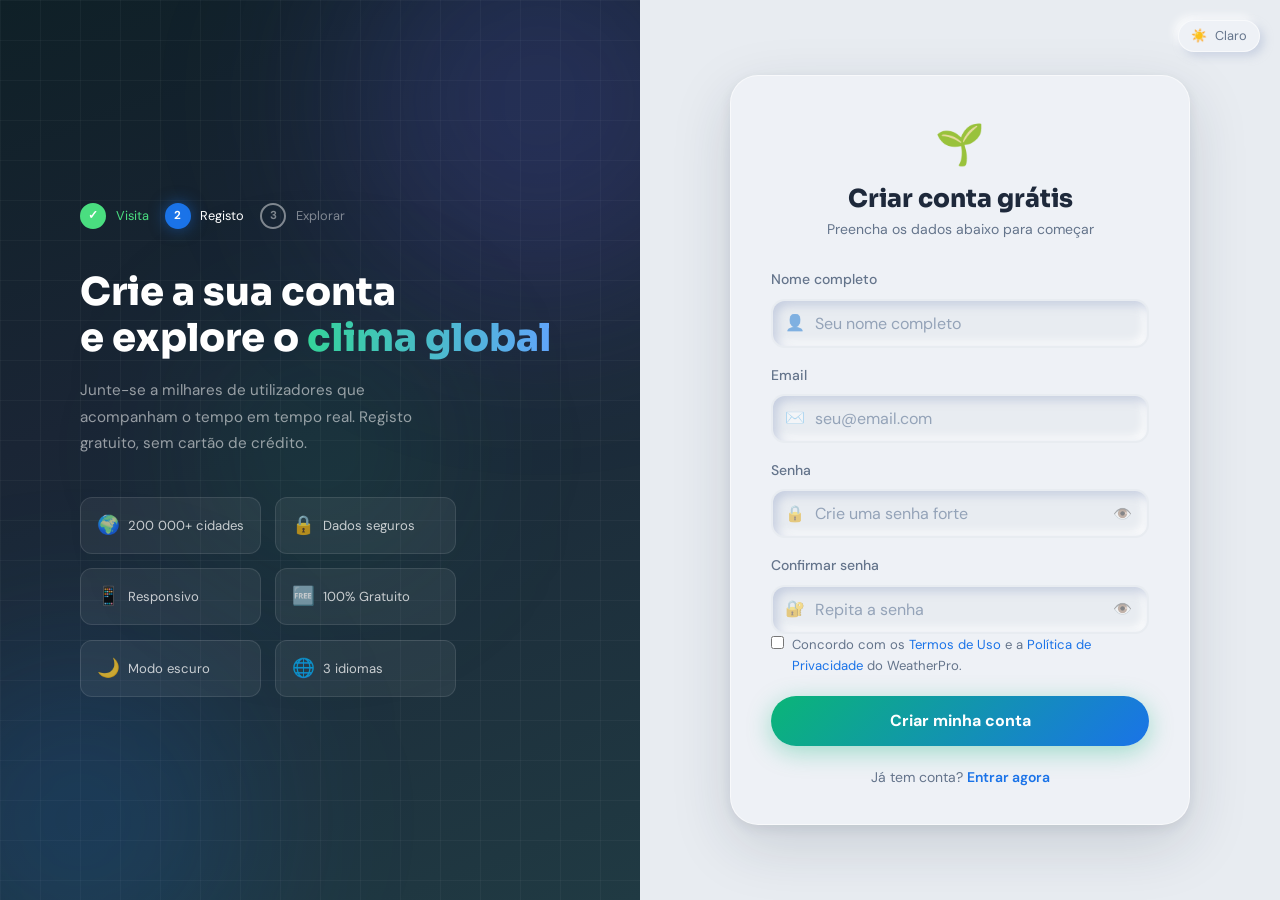
<file: Frontend/pages/register.html>
<!DOCTYPE html>
<html lang="pt" data-theme="light">
<head>
  <meta charset="UTF-8">
  <meta name="viewport" content="width=device-width, initial-scale=1.0">
  <meta name="description" content="WeatherPro — Criar nova conta">
  <title>Registrar — WeatherPro</title>
  <link rel="icon" href="data:image/svg+xml,<svg xmlns='http://www.w3.org/2000/svg' viewBox='0 0 100 100'><text y='.9em' font-size='90'>🌤️</text></svg>">

  <link rel="preconnect" href="https://fonts.googleapis.com">
  <link rel="preconnect" href="https://fonts.gstatic.com" crossorigin>
  <link href="https://fonts.googleapis.com/css2?family=Sora:wght@400;500;600;700;800&family=DM+Sans:wght@400;500;600&display=swap" rel="stylesheet">

  <link rel="stylesheet" href="../assets/css/variables.css">
  <link rel="stylesheet" href="../assets/css/global.css">
  <link rel="stylesheet" href="../assets/css/animations.css">
  <link rel="stylesheet" href="../assets/css/neumorphism.css">
  <link rel="stylesheet" href="../assets/css/dark-mode.css">
  <link rel="stylesheet" href="../assets/css/responsive.css">

  <style>
    body { overflow-x: hidden; }

    /* ── Layout ─────────────────────────────────────────────── */
    .auth-page {
      min-height: 100vh;
      display: grid;
      grid-template-columns: 1fr 1fr;
    }

    @media (max-width: 900px) {
      .auth-page { grid-template-columns: 1fr; }
      .auth-left  { display: none; }
    }

    /* ── Left decorative panel ──────────────────────────────── */
    .auth-left {
      background: linear-gradient(160deg, #0f2027 0%, #1a2535 40%, #203a43 100%);
      display: flex;
      flex-direction: column;
      justify-content: center;
      align-items: flex-start;
      padding: 4rem 4rem 4rem 5rem;
      position: relative;
      overflow: hidden;
    }

    .auth-orb {
      position: absolute;
      border-radius: 50%;
      filter: blur(90px);
      pointer-events: none;
    }
    .orb-1 { width: 400px; height: 400px; background: rgba(99,102,241,.2);  top: -100px; right: -100px; animation: float 8s ease-in-out infinite; }
    .orb-2 { width: 320px; height: 320px; background: rgba(26,115,232,.18); bottom: -80px; left: -80px; animation: float 10s ease-in-out infinite 3s; }
    .orb-3 { width: 200px; height: 200px; background: rgba(16,185,129,.15); top: 50%; left: 50%; transform:translate(-50%,-50%); animation: float 12s ease-in-out infinite 1.5s; }

    .left-grid {
      position: absolute; inset: 0;
      background-image: linear-gradient(rgba(255,255,255,.035) 1px,transparent 1px), linear-gradient(90deg,rgba(255,255,255,.035) 1px,transparent 1px);
      background-size: 40px 40px;
      pointer-events: none;
    }

    .step-progress {
      display: flex; gap: 1rem; margin-bottom: 2.5rem; position: relative;
    }

    .step-item {
      display: flex; align-items: center; gap: .6rem;
      font-size: .8rem; color: rgba(255,255,255,.45);
    }

    .step-item.done   { color: #4ade80; }
    .step-item.active { color: #fff; }

    .step-num {
      width: 26px; height: 26px;
      border-radius: 50%;
      border: 2px solid currentColor;
      display: flex; align-items: center; justify-content: center;
      font-size: .72rem; font-weight: 700;
      flex-shrink: 0;
      transition: all .3s;
    }

    .step-item.done   .step-num { background: #4ade80; border-color: #4ade80; color: #fff; }
    .step-item.active .step-num { background: var(--primary); border-color: var(--primary); color: #fff; box-shadow: 0 0 16px rgba(26,115,232,.5); }

    .left-title {
      font-family: 'Sora', sans-serif;
      font-size: clamp(2rem, 3vw, 2.8rem);
      font-weight: 800;
      color: #fff;
      line-height: 1.2;
      margin-bottom: 1rem;
      position: relative;
    }

    .left-title .hl {
      background: linear-gradient(90deg, #34d399, #60a5fa);
      -webkit-background-clip: text;
      -webkit-text-fill-color: transparent;
      background-clip: text;
    }

    .left-desc {
      font-size: .95rem;
      color: rgba(255,255,255,.55);
      line-height: 1.75;
      max-width: 370px;
      margin-bottom: 2.5rem;
      position: relative;
    }

    .left-benefits {
      display: grid; grid-template-columns: 1fr 1fr; gap: .9rem; position: relative;
    }

    .benefit-chip {
      background: rgba(255,255,255,.06);
      border: 1px solid rgba(255,255,255,.1);
      border-radius: 12px;
      padding: .8rem 1rem;
      font-size: .82rem;
      color: rgba(255,255,255,.75);
      display: flex; align-items: center; gap: .5rem;
    }

    .benefit-chip .bicon {
      font-size: 1.15rem; flex-shrink: 0;
    }

    /* ── Right form panel ───────────────────────────────────── */
    .auth-right {
      display: flex;
      align-items: center;
      justify-content: center;
      padding: 2rem;
      background: var(--bg-base);
      min-height: 100vh;
    }

    .auth-card {
      width: 100%;
      max-width: 460px;
    }

    .auth-card-inner {
      background: var(--bg-card);
      border-radius: 28px;
      padding: 2.25rem 2.5rem;
      box-shadow: var(--shadow-float);
      border: 1px solid var(--border);
      animation: scaleIn .35s cubic-bezier(0.34,1.56,0.64,1) both;
    }

    .auth-header { text-align: center; margin-bottom: 1.75rem; }
    .auth-header .logo { font-size: 2.5rem; display: block; margin-bottom: .5rem; animation: float 4s ease-in-out infinite; }
    .auth-header h1 { font-size: 1.55rem; font-weight: 800; margin-bottom: .25rem; }
    .auth-header p  { color: var(--text-secondary); font-size: .875rem; }

    /* Input with icon */
    .input-wrap { position: relative; }
    .input-wrap .iicon {
      position: absolute; left: .9rem; top: 50%; transform: translateY(-50%);
      font-size: 1rem; opacity: .5; pointer-events: none;
    }
    .input-wrap .form-input { padding-left: 2.6rem; }
    .input-wrap .ieye {
      position: absolute; right: .75rem; top: 50%; transform: translateY(-50%);
      background: none; border: none; cursor: pointer; font-size: .95rem;
      opacity: .5; transition: opacity .2s; padding: .2rem .3rem;
    }
    .input-wrap .ieye:hover { opacity: 1; }

    /* Password strength */
    .strength-bar-wrap { margin-top: .5rem; }
    .strength-bar {
      height: 5px; border-radius: 999px;
      background: var(--bg-base);
      box-shadow: var(--shadow-neu-in);
      overflow: hidden;
    }
    .strength-fill {
      height: 100%; border-radius: 999px;
      transition: width .4s ease, background .4s ease;
    }
    .strength-label {
      font-size: .72rem; margin-top: .3rem;
      font-weight: 600; transition: color .4s;
    }

    /* Password rules list */
    .pwd-rules {
      display: grid; grid-template-columns: 1fr 1fr;
      gap: .3rem .75rem;
      margin-top: .6rem;
    }
    .pwd-rule {
      display: flex; align-items: center; gap: .35rem;
      font-size: .75rem; color: var(--text-muted);
      transition: color .25s;
    }
    .pwd-rule.ok { color: var(--success); }
    .pwd-rule .ricon { font-size: .8rem; }

    /* Terms */
    .terms-row {
      display: flex; align-items: flex-start; gap: .5rem;
      margin-bottom: 1.25rem; font-size: .82rem; color: var(--text-secondary);
    }
    .terms-row input { margin-top: 2px; accent-color: var(--primary); flex-shrink: 0; }
    .terms-row a { color: var(--primary); }

    /* Submit */
    .btn-auth {
      width: 100%; padding: .9rem;
      border-radius: 999px; font-size: 1rem; font-weight: 700;
      font-family: 'DM Sans', sans-serif;
      background: linear-gradient(135deg, #0ab577, var(--primary));
      color: #fff; border: none; cursor: pointer;
      transition: all .3s cubic-bezier(0.34,1.56,0.64,1);
      box-shadow: 0 6px 24px rgba(10,181,119,.35);
      display: flex; align-items: center; justify-content: center; gap: .5rem;
    }
    .btn-auth:hover { transform: translateY(-2px); box-shadow: 0 10px 32px rgba(10,181,119,.45); }
    .btn-auth:active { transform: scale(.97); }
    .btn-auth:disabled { opacity: .6; cursor: not-allowed; transform: none !important; }

    /* Alert */
    .auth-alert {
      background: rgba(239,68,68,.08); border: 1px solid rgba(239,68,68,.25);
      border-left: 3px solid var(--danger); border-radius: 10px;
      color: var(--danger); padding: .7rem 1rem; font-size: .84rem;
      margin-top: 1rem; display: flex; align-items: center; gap: .5rem;
    }

    /* Footer */
    .auth-footer { text-align: center; margin-top: 1.25rem; font-size: .875rem; color: var(--text-secondary); }
    .auth-footer a { color: var(--primary); font-weight: 600; }

    /* Theme pill */
    .theme-pill {
      position: fixed; top: 1.25rem; right: 1.25rem;
      background: var(--bg-card); border-radius: 999px; padding: .4rem .75rem;
      box-shadow: var(--shadow-neu-sm); border: 1px solid var(--border);
      display: flex; align-items: center; gap: .5rem; cursor: pointer;
      font-size: .8rem; color: var(--text-secondary); transition: var(--transition-base); z-index: 100;
    }
    .theme-pill:hover { box-shadow: var(--shadow-neu-out); }
  </style>
</head>
<body>

  <button class="theme-pill" onclick="AppTheme.toggle()">
    <span id="theme-icon">☀️</span>
    <span id="theme-label">Claro</span>
  </button>

  <div class="auth-page">

    <!-- ══ LEFT PANEL ════════════════════════════════════════ -->
    <div class="auth-left">
      <div class="left-grid"></div>
      <div class="auth-orb orb-1"></div>
      <div class="auth-orb orb-2"></div>
      <div class="auth-orb orb-3"></div>

      <!-- Passos decorativos -->
      <div class="step-progress">
        <div class="step-item done">
          <div class="step-num">✓</div>
          <span>Visita</span>
        </div>
        <div class="step-item active">
          <div class="step-num">2</div>
          <span>Registo</span>
        </div>
        <div class="step-item">
          <div class="step-num">3</div>
          <span>Explorar</span>
        </div>
      </div>

      <h1 class="left-title">
        Crie a sua conta<br>e explore o <span class="hl">clima global</span>
      </h1>

      <p class="left-desc">
        Junte-se a milhares de utilizadores que acompanham o tempo em tempo real. Registo gratuito, sem cartão de crédito.
      </p>

      <div class="left-benefits">
        <div class="benefit-chip"><span class="bicon">🌍</span> 200 000+ cidades</div>
        <div class="benefit-chip"><span class="bicon">🔒</span> Dados seguros</div>
        <div class="benefit-chip"><span class="bicon">📱</span> Responsivo</div>
        <div class="benefit-chip"><span class="bicon">🆓</span> 100% Gratuito</div>
        <div class="benefit-chip"><span class="bicon">🌙</span> Modo escuro</div>
        <div class="benefit-chip"><span class="bicon">🌐</span> 3 idiomas</div>
      </div>
    </div>

    <!-- ══ RIGHT FORM PANEL ══════════════════════════════════ -->
    <div class="auth-right">
      <div class="auth-card">
        <div class="auth-card-inner">

          <div class="auth-header">
            <span class="logo">🌱</span>
            <h1>Criar conta grátis</h1>
            <p>Preencha os dados abaixo para começar</p>
          </div>

          <form id="register-form" novalidate autocomplete="off">

            <!-- Nome -->
            <div class="form-group mb-4">
              <label class="form-label" for="reg-name">Nome completo</label>
              <div class="input-wrap">
                <span class="iicon">👤</span>
                <input type="text" id="reg-name" class="form-input"
                  placeholder="Seu nome completo"
                  autocomplete="name" required>
              </div>
              <span class="form-error hidden" id="err-name"></span>
            </div>

            <!-- Email -->
            <div class="form-group mb-4">
              <label class="form-label" for="reg-email">Email</label>
              <div class="input-wrap">
                <span class="iicon">✉️</span>
                <input type="email" id="reg-email" class="form-input"
                  placeholder="seu@email.com"
                  autocomplete="email" required>
              </div>
              <span class="form-error hidden" id="err-email"></span>
            </div>

            <!-- Senha -->
            <div class="form-group mb-4">
              <label class="form-label" for="reg-password">Senha</label>
              <div class="input-wrap">
                <span class="iicon">🔒</span>
                <input type="password" id="reg-password" class="form-input"
                  placeholder="Crie uma senha forte"
                  autocomplete="new-password" required
                  oninput="RegisterPage.checkStrength(this.value)">
                <button type="button" class="ieye" onclick="RegisterPage.togglePwd('reg-password',this)">👁️</button>
              </div>

              <!-- Barra de força -->
              <div class="strength-bar-wrap" id="strength-wrap" style="display:none;">
                <div class="strength-bar">
                  <div class="strength-fill" id="strength-fill" style="width:0%;background:var(--danger);"></div>
                </div>
                <div class="strength-label" id="strength-label" style="color:var(--danger);"></div>
              </div>

              <!-- Regras -->
              <div class="pwd-rules" id="pwd-rules" style="display:none;">
                <div class="pwd-rule" id="rule-len">  <span class="ricon">○</span> 8+ caracteres</div>
                <div class="pwd-rule" id="rule-upper"><span class="ricon">○</span> Maiúscula</div>
                <div class="pwd-rule" id="rule-lower"><span class="ricon">○</span> Minúscula</div>
                <div class="pwd-rule" id="rule-num">  <span class="ricon">○</span> Número</div>
                <div class="pwd-rule" id="rule-spec"> <span class="ricon">○</span> Caractere especial</div>
              </div>

              <span class="form-error hidden" id="err-password"></span>
            </div>

            <!-- Confirmar senha -->
            <div class="form-group mb-5">
              <label class="form-label" for="reg-confirm">Confirmar senha</label>
              <div class="input-wrap">
                <span class="iicon">🔐</span>
                <input type="password" id="reg-confirm" class="form-input"
                  placeholder="Repita a senha"
                  autocomplete="new-password" required
                  oninput="RegisterPage.checkMatch()">
                <button type="button" class="ieye" onclick="RegisterPage.togglePwd('reg-confirm',this)">👁️</button>
              </div>
              <span class="form-error hidden" id="err-confirm"></span>
            </div>

            <!-- Termos -->
            <div class="terms-row">
              <input type="checkbox" id="terms" required>
              <label for="terms">
                Concordo com os <a href="#">Termos de Uso</a> e a
                <a href="#">Política de Privacidade</a> do WeatherPro.
              </label>
            </div>

            <!-- Submit -->
            <button type="submit" class="btn-auth" id="reg-btn">
              <span id="reg-btn-text">Criar minha conta</span>
            </button>

            <!-- Error alert -->
            <div class="auth-alert hidden" id="reg-alert">
              <span>❌</span>
              <span id="reg-alert-msg"></span>
            </div>

          </form>

          <p class="auth-footer">
            Já tem conta?
            <a href="./login.html">Entrar agora</a>
          </p>

        </div>
      </div>
    </div>

  </div><!-- /auth-page -->

  <div id="toast-container"></div>

  <script src="../assets/js/storage.js"></script>
  <script src="../assets/js/utils.js"></script>

  <script>
    const API_BASE = 'http://localhost/weather-app/Backend/index.php';

    /* ── Tema standalone ─────────────────────────────────────── */
    const AppTheme = {
      get()    { return localStorage.getItem('ws_theme') || 'light'; },
      set(t)   {
        document.documentElement.setAttribute('data-theme', t);
        localStorage.setItem('ws_theme', t);
        document.getElementById('theme-icon').textContent  = t === 'dark' ? '🌙' : '☀️';
        document.getElementById('theme-label').textContent = t === 'dark' ? 'Escuro' : 'Claro';
      },
      toggle() { this.set(this.get() === 'light' ? 'dark' : 'light'); },
      init()   { this.set(this.get()); }
    };
    AppTheme.init();

    /* ── Redirect se já autenticado ──────────────────────────── */
    if (localStorage.getItem('ws_token')) window.location.href = './dashboard.html';

    /* ── Register Page Controller ────────────────────────────── */
    const RegisterPage = {

      togglePwd(id, btn) {
        const inp = document.getElementById(id);
        inp.type = inp.type === 'password' ? 'text' : 'password';
        btn.textContent = inp.type === 'password' ? '👁️' : '🙈';
      },

      checkStrength(pwd) {
        const wrap  = document.getElementById('strength-wrap');
        const fill  = document.getElementById('strength-fill');
        const label = document.getElementById('strength-label');
        const rules = document.getElementById('pwd-rules');

        wrap.style.display  = pwd.length ? 'block' : 'none';
        rules.style.display = pwd.length ? 'grid' : 'none';

        const checks = {
          len:   pwd.length >= 8,
          upper: /[A-Z]/.test(pwd),
          lower: /[a-z]/.test(pwd),
          num:   /[0-9]/.test(pwd),
          spec:  /[\W_]/.test(pwd),
        };

        Object.entries(checks).forEach(([k, ok]) => {
          const el = document.getElementById(`rule-${k}`);
          if (!el) return;
          el.classList.toggle('ok', ok);
          el.querySelector('.ricon').textContent = ok ? '✓' : '○';
        });

        const score = Object.values(checks).filter(Boolean).length;
        const levels = [
          { w: '20%', c: '#ef4444', t: 'Muito fraca'  },
          { w: '40%', c: '#f59e0b', t: 'Fraca'        },
          { w: '60%', c: '#f59e0b', t: 'Razoável'     },
          { w: '80%', c: '#0ab577', t: 'Forte'        },
          { w: '100%',c: '#0ab577', t: 'Muito forte'  },
        ];
        const lv = levels[score - 1] || levels[0];
        fill.style.width      = lv.w;
        fill.style.background = lv.c;
        label.style.color     = lv.c;
        label.textContent     = lv.t;
      },

      checkMatch() {
        const pwd = document.getElementById('reg-password').value;
        const con = document.getElementById('reg-confirm').value;
        const err = document.getElementById('err-confirm');
        const inp = document.getElementById('reg-confirm');
        if (con && pwd !== con) {
          err.textContent = '⚠️ As senhas não coincidem.';
          err.classList.remove('hidden');
          inp.style.borderColor = 'var(--danger)';
        } else {
          err.classList.add('hidden');
          inp.style.borderColor = con && pwd === con ? 'var(--success)' : '';
        }
      },

      clearErrors() {
        document.querySelectorAll('.form-error').forEach(el => {
          el.classList.add('hidden'); el.textContent = '';
        });
        document.querySelectorAll('.form-input').forEach(el => {
          el.style.borderColor = '';
        });
        document.getElementById('reg-alert').classList.add('hidden');
      },

      showErr(id, msg) {
        const el  = document.getElementById(`err-${id}`);
        const inp = document.getElementById(`reg-${id}`);
        if (el)  { el.textContent = `⚠️ ${msg}`; el.classList.remove('hidden'); }
        if (inp) inp.style.borderColor = 'var(--danger)';
      },

      setLoading(state) {
        const btn  = document.getElementById('reg-btn');
        const text = document.getElementById('reg-btn-text');
        btn.disabled = state;
        text.innerHTML = state
          ? '<span style="width:18px;height:18px;border:2px solid rgba(255,255,255,.4);border-top-color:#fff;border-radius:50%;animation:spin .7s linear infinite;display:inline-block;"></span> A criar conta...'
          : 'Criar minha conta';
      },

      async submit(e) {
        e.preventDefault();
        this.clearErrors();

        const name     = document.getElementById('reg-name').value.trim();
        const email    = document.getElementById('reg-email').value.trim();
        const password = document.getElementById('reg-password').value;
        const confirm  = document.getElementById('reg-confirm').value;
        const terms    = document.getElementById('terms').checked;

        /* Validação */
        let ok = true;
        if (!name || name.length < 2)            { this.showErr('name',     'Nome obrigatório (mínimo 2 caracteres).'); ok = false; }
        if (!email || !/\S+@\S+\.\S+/.test(email)){ this.showErr('email',    'Email inválido.'); ok = false; }
        if (!password || password.length < 8)     { this.showErr('password', 'Mínimo 8 caracteres.'); ok = false; }
        else if (!/[A-Z]/.test(password))          { this.showErr('password', 'Inclua uma letra maiúscula.'); ok = false; }
        else if (!/[0-9]/.test(password))          { this.showErr('password', 'Inclua pelo menos um número.'); ok = false; }
        else if (!/[\W_]/.test(password))          { this.showErr('password', 'Inclua um caractere especial.'); ok = false; }
        if (password !== confirm)                  { this.showErr('confirm',  'As senhas não coincidem.'); ok = false; }
        if (!terms) {
          const box = document.getElementById('reg-alert');
          document.getElementById('reg-alert-msg').textContent = 'Aceite os Termos de Uso para continuar.';
          box.classList.remove('hidden'); ok = false;
        }
        if (!ok) return;

        this.setLoading(true);

        try {
          const res = await fetch(`${API_BASE}/auth/register`, {
            method:  'POST',
            headers: { 'Content-Type': 'application/json' },
            body:    JSON.stringify({ name, email, password, password_confirm: confirm }),
          });

          const data = await res.json();

          if (!res.ok) {
            const errors = data.errors || {};
            const map = { name: 'name', email: 'email', password: 'password' };
            let handled = false;
            Object.entries(errors).forEach(([field, msgs]) => {
              if (map[field]) { this.showErr(map[field], msgs[0]); handled = true; }
            });
            if (!handled) {
              const box = document.getElementById('reg-alert');
              document.getElementById('reg-alert-msg').textContent = data.message || 'Erro ao criar conta.';
              box.classList.remove('hidden');
            }
            return;
          }

          localStorage.setItem('ws_token', data.data.token);
          localStorage.setItem('ws_user',  JSON.stringify(data.data.user));

          /* Toast e redirect */
          const toast = document.createElement('div');
          toast.className = 'toast toast-success';
          toast.innerHTML = `<span class="toast-icon">🎉</span><span>Conta criada! Bem-vindo, ${data.data.user.name}!</span>`;
          document.getElementById('toast-container').appendChild(toast);
          setTimeout(() => { window.location.href = './dashboard.html'; }, 900);

        } catch (err) {
          const box = document.getElementById('reg-alert');
          document.getElementById('reg-alert-msg').textContent = 'Falha de ligação ao servidor.';
          box.classList.remove('hidden');
        } finally {
          this.setLoading(false);
        }
      },

      init() {
        document.getElementById('register-form').addEventListener('submit', e => this.submit(e));
        /* Limpar erros ao digitar */
        ['reg-name','reg-email','reg-password','reg-confirm'].forEach(id => {
          document.getElementById(id)?.addEventListener('input', () => {
            const field = id.replace('reg-', '');
            const err   = document.getElementById(`err-${field}`);
            const inp   = document.getElementById(id);
            if (err)  { err.classList.add('hidden'); err.textContent = ''; }
            if (inp)  inp.style.borderColor = '';
            document.getElementById('reg-alert').classList.add('hidden');
          });
        });
      }
    };

    document.addEventListener('DOMContentLoaded', () => RegisterPage.init());
  </script>
</body>
</html>
</file>
<file: Frontend/assets/css/variables.css>
/* ============================================================
   CSS Variables — Design Tokens
   weather-system/frontend/assets/css/variables.css
   ============================================================ */

:root {
  /* ── Brand ─────────────────────────────────────────────── */
  --primary:        #1a73e8;
  --primary-dark:   #1557b0;
  --primary-light:  #4a9eff;
  --accent:         #ff6d3b;
  --accent-dark:    #e85a28;
  --success:        #0ab577;
  --warning:        #f59e0b;
  --danger:         #ef4444;
  --info:           #06b6d4;

  /* ── Neutrals (Light Mode) ──────────────────────────────── */
  --bg-base:        #e8ecf1;
  --bg-card:        #eef1f6;
  --bg-surface:     #f4f6fa;
  --bg-elevated:    #ffffff;

  --text-primary:   #1e293b;
  --text-secondary: #64748b;
  --text-muted:     #94a3b8;
  --text-inverse:   #ffffff;

  --border:         rgba(255,255,255,0.6);
  --border-light:   rgba(0,0,0,0.06);

  /* ── Neomorphism Shadows (Light) ────────────────────────── */
  --shadow-neu-out: 
    8px 8px 16px rgba(174,185,211,0.6),
    -8px -8px 16px rgba(255,255,255,0.9);
  --shadow-neu-in:
    inset 4px 4px 10px rgba(174,185,211,0.6),
    inset -4px -4px 10px rgba(255,255,255,0.9);
  --shadow-neu-sm:
    4px 4px 8px rgba(174,185,211,0.5),
    -4px -4px 8px rgba(255,255,255,0.8);
  --shadow-card:
    0 4px 24px rgba(30,41,59,0.08),
    0 1px 4px rgba(30,41,59,0.04);
  --shadow-float:
    0 20px 60px rgba(30,41,59,0.15),
    0 4px 12px rgba(30,41,59,0.08);

  /* ── Typography ─────────────────────────────────────────── */
  --font-display: 'Sora', 'Segoe UI', sans-serif;
  --font-body:    'DM Sans', 'Segoe UI', sans-serif;
  --font-mono:    'JetBrains Mono', 'Fira Code', monospace;

  --text-xs:   0.75rem;
  --text-sm:   0.875rem;
  --text-base: 1rem;
  --text-lg:   1.125rem;
  --text-xl:   1.25rem;
  --text-2xl:  1.5rem;
  --text-3xl:  1.875rem;
  --text-4xl:  2.25rem;
  --text-5xl:  3rem;

  --weight-normal: 400;
  --weight-medium: 500;
  --weight-semibold: 600;
  --weight-bold: 700;

  /* ── Spacing ─────────────────────────────────────────────── */
  --space-1:  0.25rem;
  --space-2:  0.5rem;
  --space-3:  0.75rem;
  --space-4:  1rem;
  --space-5:  1.25rem;
  --space-6:  1.5rem;
  --space-8:  2rem;
  --space-10: 2.5rem;
  --space-12: 3rem;
  --space-16: 4rem;
  --space-20: 5rem;

  /* ── Radius ──────────────────────────────────────────────── */
  --radius-sm:  8px;
  --radius-md:  14px;
  --radius-lg:  20px;
  --radius-xl:  28px;
  --radius-2xl: 36px;
  --radius-full: 9999px;

  /* ── Layout ──────────────────────────────────────────────── */
  --sidebar-width: 260px;
  --navbar-height: 68px;
  --max-content:   1200px;

  /* ── Transitions ─────────────────────────────────────────── */
  --transition-fast:   all 0.15s ease;
  --transition-base:   all 0.25s ease;
  --transition-slow:   all 0.4s cubic-bezier(0.4,0,0.2,1);
  --transition-spring: all 0.5s cubic-bezier(0.34,1.56,0.64,1);

  /* ── Z-index ─────────────────────────────────────────────── */
  --z-below:    -1;
  --z-base:      0;
  --z-raised:   10;
  --z-dropdown: 100;
  --z-sticky:   200;
  --z-overlay:  300;
  --z-modal:    400;
  --z-toast:    500;
}

/* ── Dark Mode Overrides ──────────────────────────────────── */
[data-theme="dark"] {
  --bg-base:        #0f1724;
  --bg-card:        #151f2e;
  --bg-surface:     #1a2535;
  --bg-elevated:    #1e2d40;

  --text-primary:   #e2e8f0;
  --text-secondary: #94a3b8;
  --text-muted:     #64748b;

  --border:         rgba(255,255,255,0.08);
  --border-light:   rgba(255,255,255,0.04);

  --shadow-neu-out:
    8px 8px 16px rgba(0,0,0,0.4),
    -8px -8px 16px rgba(255,255,255,0.03);
  --shadow-neu-in:
    inset 4px 4px 10px rgba(0,0,0,0.4),
    inset -4px -4px 10px rgba(255,255,255,0.03);
  --shadow-neu-sm:
    4px 4px 8px rgba(0,0,0,0.35),
    -4px -4px 8px rgba(255,255,255,0.025);
  --shadow-card:
    0 4px 24px rgba(0,0,0,0.3),
    0 1px 4px rgba(0,0,0,0.2);
  --shadow-float:
    0 20px 60px rgba(0,0,0,0.5),
    0 4px 12px rgba(0,0,0,0.3);
}
</file>
<file: Frontend/assets/css/global.css>
/* ============================================================
   Global Styles
   weather-system/frontend/assets/css/global.css
   ============================================================ */

@import url('https://fonts.googleapis.com/css2?family=Sora:wght@400;500;600;700;800&family=DM+Sans:wght@400;500;600&display=swap');

/* ── Reset ────────────────────────────────────────────────── */
*, *::before, *::after { box-sizing: border-box; margin: 0; padding: 0; }

html {
  font-size: 16px;
  scroll-behavior: smooth;
  -webkit-text-size-adjust: 100%;
}

body {
  font-family: var(--font-body);
  font-size: var(--text-base);
  color: var(--text-primary);
  background-color: var(--bg-base);
  line-height: 1.6;
  min-height: 100vh;
  transition: background-color 0.3s ease, color 0.3s ease;
  overflow-x: hidden;
}

/* ── Typography ───────────────────────────────────────────── */
h1,h2,h3,h4,h5,h6 {
  font-family: var(--font-display);
  font-weight: var(--weight-bold);
  line-height: 1.2;
  color: var(--text-primary);
}

a { color: var(--primary); text-decoration: none; transition: var(--transition-fast); }
a:hover { color: var(--primary-dark); }

img { max-width: 100%; display: block; }

button { cursor: pointer; font-family: var(--font-body); border: none; background: none; }

input, select, textarea {
  font-family: var(--font-body);
  font-size: var(--text-base);
  color: var(--text-primary);
}

/* ── Layout ───────────────────────────────────────────────── */
.app-container {
  display: flex;
  min-height: 100vh;
}

.main-content {
  flex: 1;
  margin-left: var(--sidebar-width);
  padding-top: var(--navbar-height);
  transition: margin-left 0.3s ease;
  min-height: 100vh;
}

.main-content.sidebar-collapsed {
  margin-left: 72px;
}

.page-content {
  padding: var(--space-8);
  max-width: var(--max-content);
  margin: 0 auto;
}

/* ── Card ─────────────────────────────────────────────────── */
.card {
  background: var(--bg-card);
  border-radius: var(--radius-xl);
  padding: var(--space-6);
  box-shadow: var(--shadow-neu-out);
  border: 1px solid var(--border);
  transition: var(--transition-base);
}

.card:hover {
  transform: translateY(-2px);
  box-shadow: var(--shadow-float);
}

.card-flat {
  background: var(--bg-surface);
  border-radius: var(--radius-lg);
  padding: var(--space-6);
  border: 1px solid var(--border-light);
  box-shadow: var(--shadow-card);
}

/* ── Buttons ──────────────────────────────────────────────── */
.btn {
  display: inline-flex;
  align-items: center;
  gap: var(--space-2);
  padding: var(--space-3) var(--space-6);
  border-radius: var(--radius-full);
  font-size: var(--text-sm);
  font-weight: var(--weight-semibold);
  font-family: var(--font-body);
  border: none;
  cursor: pointer;
  transition: var(--transition-spring);
  text-decoration: none;
  white-space: nowrap;
  position: relative;
  overflow: hidden;
}

.btn::after {
  content: '';
  position: absolute;
  inset: 0;
  background: rgba(255,255,255,0);
  transition: background 0.2s;
}

.btn:hover::after { background: rgba(255,255,255,0.12); }

.btn-primary {
  background: linear-gradient(135deg, var(--primary), var(--primary-dark));
  color: #fff;
  box-shadow: 0 4px 16px rgba(26,115,232,0.4);
}
.btn-primary:hover {
  transform: translateY(-1px);
  box-shadow: 0 8px 24px rgba(26,115,232,0.5);
}

.btn-secondary {
  background: var(--bg-surface);
  color: var(--text-primary);
  box-shadow: var(--shadow-neu-sm);
}
.btn-secondary:hover { box-shadow: var(--shadow-neu-out); }

.btn-accent {
  background: linear-gradient(135deg, var(--accent), var(--accent-dark));
  color: #fff;
  box-shadow: 0 4px 16px rgba(255,109,59,0.4);
}

.btn-danger {
  background: linear-gradient(135deg, var(--danger), #c53030);
  color: #fff;
  box-shadow: 0 4px 12px rgba(239,68,68,0.4);
}

.btn-ghost {
  background: transparent;
  color: var(--text-secondary);
  padding: var(--space-2) var(--space-4);
}
.btn-ghost:hover { background: var(--border-light); color: var(--text-primary); }

.btn-sm { padding: var(--space-2) var(--space-4); font-size: var(--text-xs); }
.btn-lg { padding: var(--space-4) var(--space-8); font-size: var(--text-lg); }
.btn-icon { padding: var(--space-3); border-radius: var(--radius-full); aspect-ratio: 1; justify-content: center; }

.btn:disabled { opacity: 0.6; cursor: not-allowed; transform: none !important; }

/* ── Form Elements ────────────────────────────────────────── */
.form-group { display: flex; flex-direction: column; gap: var(--space-2); }

.form-label {
  font-size: var(--text-sm);
  font-weight: var(--weight-medium);
  color: var(--text-secondary);
}

.form-input {
  width: 100%;
  padding: var(--space-3) var(--space-4);
  border-radius: var(--radius-md);
  border: 2px solid transparent;
  background: var(--bg-base);
  color: var(--text-primary);
  font-size: var(--text-base);
  transition: var(--transition-base);
  box-shadow: var(--shadow-neu-in);
  outline: none;
}

.form-input:focus {
  border-color: var(--primary);
  box-shadow: var(--shadow-neu-in), 0 0 0 4px rgba(26,115,232,0.1);
}

.form-input::placeholder { color: var(--text-muted); }

.form-error {
  font-size: var(--text-xs);
  color: var(--danger);
  display: flex;
  align-items: center;
  gap: var(--space-1);
}

/* ── Badge ────────────────────────────────────────────────── */
.badge {
  display: inline-flex;
  align-items: center;
  padding: 2px var(--space-2);
  border-radius: var(--radius-full);
  font-size: var(--text-xs);
  font-weight: var(--weight-semibold);
}

.badge-primary { background: rgba(26,115,232,0.12); color: var(--primary); }
.badge-success { background: rgba(10,181,119,0.12); color: var(--success); }
.badge-warning { background: rgba(245,158,11,0.12); color: var(--warning); }
.badge-danger  { background: rgba(239, 68, 68,0.12); color: var(--danger);  }

/* ── Avatar ───────────────────────────────────────────────── */
.avatar {
  width: 40px; height: 40px;
  border-radius: var(--radius-full);
  background: linear-gradient(135deg, var(--primary), var(--accent));
  color: #fff;
  font-weight: var(--weight-bold);
  display: flex; align-items: center; justify-content: center;
  font-size: var(--text-sm);
  flex-shrink: 0;
  overflow: hidden;
}

.avatar img { width: 100%; height: 100%; object-fit: cover; }

/* ── Divider ──────────────────────────────────────────────── */
.divider {
  height: 1px;
  background: var(--border-light);
  margin: var(--space-4) 0;
}

/* ── Grid ─────────────────────────────────────────────────── */
.grid { display: grid; gap: var(--space-4); }
.grid-2 { grid-template-columns: repeat(2,1fr); }
.grid-3 { grid-template-columns: repeat(3,1fr); }
.grid-4 { grid-template-columns: repeat(4,1fr); }
.grid-auto { grid-template-columns: repeat(auto-fill, minmax(280px,1fr)); }

/* ── Utility ──────────────────────────────────────────────── */
.hidden   { display: none !important; }
.flex     { display: flex; }
.flex-col { flex-direction: column; }
.items-center  { align-items: center; }
.justify-between { justify-content: space-between; }
.gap-2 { gap: var(--space-2); }
.gap-4 { gap: var(--space-4); }
.text-center { text-align: center; }
.text-muted  { color: var(--text-muted); }
.text-sm     { font-size: var(--text-sm); }
.font-bold   { font-weight: var(--weight-bold); }
.w-full      { width: 100%; }
.mt-4  { margin-top: var(--space-4); }
.mb-4  { margin-bottom: var(--space-4); }
.mb-6  { margin-bottom: var(--space-6); }
.mb-8  { margin-bottom: var(--space-8); }
.p-4   { padding: var(--space-4); }
.p-6   { padding: var(--space-6); }

/* ── Toast notifications ──────────────────────────────────── */
#toast-container {
  position: fixed;
  bottom: var(--space-6);
  right: var(--space-6);
  z-index: var(--z-toast);
  display: flex;
  flex-direction: column;
  gap: var(--space-3);
  pointer-events: none;
}

.toast {
  background: var(--bg-elevated);
  border-radius: var(--radius-lg);
  padding: var(--space-4) var(--space-5);
  box-shadow: var(--shadow-float);
  border-left: 4px solid var(--primary);
  display: flex;
  align-items: center;
  gap: var(--space-3);
  min-width: 280px;
  max-width: 400px;
  pointer-events: all;
  animation: slideInRight 0.3s ease, fadeOut 0.4s ease 2.8s forwards;
  font-size: var(--text-sm);
}

.toast.toast-success { border-color: var(--success); }
.toast.toast-error   { border-color: var(--danger); }
.toast.toast-warning { border-color: var(--warning); }
.toast-icon { font-size: 1.25rem; flex-shrink: 0; }

/* ── Page Header ──────────────────────────────────────────── */
.page-header {
  margin-bottom: var(--space-8);
}

.page-header h1 {
  font-size: var(--text-3xl);
  font-weight: 800;
  background: linear-gradient(135deg, var(--primary), var(--accent));
  -webkit-background-clip: text;
  -webkit-text-fill-color: transparent;
  background-clip: text;
}

.page-header p {
  color: var(--text-secondary);
  margin-top: var(--space-2);
}

/* ── Scrollbar ────────────────────────────────────────────── */
::-webkit-scrollbar { width: 6px; height: 6px; }
::-webkit-scrollbar-track { background: transparent; }
::-webkit-scrollbar-thumb { background: var(--text-muted); border-radius: var(--radius-full); }
::-webkit-scrollbar-thumb:hover { background: var(--text-secondary); }
</file>
<file: Frontend/assets/css/neumorphism.css>
/* ============================================================
   Neumorphism UI Components
   weather-system/frontend/assets/css/neumorphism.css
   ============================================================ */

/* ── Neu Card ─────────────────────────────────────────────── */
.neu-card {
  background: var(--bg-card);
  border-radius: var(--radius-xl);
  box-shadow: var(--shadow-neu-out);
  border: 1px solid var(--border);
  transition: var(--transition-base);
}

.neu-card:hover {
  box-shadow:
    12px 12px 24px rgba(174,185,211,0.7),
    -12px -12px 24px rgba(255,255,255,0.95);
}

[data-theme="dark"] .neu-card:hover {
  box-shadow:
    12px 12px 24px rgba(0,0,0,0.5),
    -12px -12px 24px rgba(255,255,255,0.04);
}

/* ── Neu Inset ────────────────────────────────────────────── */
.neu-inset {
  background: var(--bg-base);
  border-radius: var(--radius-md);
  box-shadow: var(--shadow-neu-in);
  border: 1px solid var(--border-light);
}

/* ── Neu Button ───────────────────────────────────────────── */
.neu-btn {
  background: var(--bg-card);
  border-radius: var(--radius-full);
  box-shadow: var(--shadow-neu-out);
  border: 1px solid var(--border);
  padding: var(--space-3) var(--space-6);
  color: var(--text-primary);
  font-weight: var(--weight-semibold);
  font-size: var(--text-sm);
  transition: var(--transition-base);
  cursor: pointer;
  font-family: var(--font-body);
}

.neu-btn:hover {
  box-shadow: var(--shadow-neu-in);
  transform: scale(0.98);
}

.neu-btn:active {
  box-shadow: var(--shadow-neu-in);
  transform: scale(0.96);
}

/* ── Neu Icon Button ──────────────────────────────────────── */
.neu-icon-btn {
  width: 44px; height: 44px;
  border-radius: var(--radius-full);
  background: var(--bg-card);
  box-shadow: var(--shadow-neu-sm);
  border: 1px solid var(--border);
  display: flex;
  align-items: center;
  justify-content: center;
  cursor: pointer;
  color: var(--text-secondary);
  transition: var(--transition-base);
  font-size: 1.1rem;
}

.neu-icon-btn:hover {
  color: var(--primary);
  box-shadow: var(--shadow-neu-out);
}

.neu-icon-btn:active {
  box-shadow: var(--shadow-neu-in);
  transform: scale(0.95);
}

.neu-icon-btn.active {
  box-shadow: var(--shadow-neu-in);
  color: var(--primary);
}

/* ── Neu Toggle ───────────────────────────────────────────── */
.neu-toggle {
  position: relative;
  display: inline-block;
  width: 52px;
  height: 28px;
}

.neu-toggle input { display: none; }

.neu-toggle-slider {
  position: absolute;
  inset: 0;
  background: var(--bg-base);
  border-radius: var(--radius-full);
  box-shadow: var(--shadow-neu-in);
  cursor: pointer;
  transition: var(--transition-base);
}

.neu-toggle-slider::after {
  content: '';
  position: absolute;
  width: 20px; height: 20px;
  top: 4px; left: 4px;
  border-radius: 50%;
  background: var(--text-muted);
  box-shadow: var(--shadow-neu-sm);
  transition: var(--transition-spring);
}

.neu-toggle input:checked + .neu-toggle-slider::after {
  transform: translateX(24px);
  background: var(--primary);
}

/* ── Neu Progress ─────────────────────────────────────────── */
.neu-progress {
  height: 8px;
  border-radius: var(--radius-full);
  background: var(--bg-base);
  box-shadow: var(--shadow-neu-in);
  overflow: hidden;
}

.neu-progress-bar {
  height: 100%;
  border-radius: var(--radius-full);
  background: linear-gradient(90deg, var(--primary), var(--accent));
  transition: width 0.6s cubic-bezier(0.4,0,0.2,1);
}

/* ── Neu Tab ──────────────────────────────────────────────── */
.neu-tabs {
  display: flex;
  gap: var(--space-1);
  background: var(--bg-base);
  border-radius: var(--radius-full);
  padding: 4px;
  box-shadow: var(--shadow-neu-in);
}

.neu-tab {
  flex: 1;
  padding: var(--space-2) var(--space-4);
  border-radius: var(--radius-full);
  font-size: var(--text-sm);
  font-weight: var(--weight-medium);
  color: var(--text-muted);
  cursor: pointer;
  transition: var(--transition-base);
  text-align: center;
  border: none;
  background: none;
  font-family: var(--font-body);
}

.neu-tab.active {
  background: var(--bg-card);
  color: var(--primary);
  box-shadow: var(--shadow-neu-sm);
  font-weight: var(--weight-semibold);
}

/* ── Neu Stat Card ────────────────────────────────────────── */
.neu-stat-card {
  background: var(--bg-card);
  border-radius: var(--radius-xl);
  padding: var(--space-5);
  box-shadow: var(--shadow-neu-out);
  border: 1px solid var(--border);
  display: flex;
  flex-direction: column;
  gap: var(--space-3);
}

.neu-stat-icon {
  width: 48px; height: 48px;
  border-radius: var(--radius-lg);
  display: flex;
  align-items: center;
  justify-content: center;
  font-size: 1.4rem;
  box-shadow: var(--shadow-neu-out);
  background: var(--bg-card);
}

.neu-stat-value {
  font-family: var(--font-display);
  font-size: var(--text-3xl);
  font-weight: 800;
  color: var(--text-primary);
  line-height: 1;
}

.neu-stat-label {
  font-size: var(--text-sm);
  color: var(--text-muted);
  font-weight: var(--weight-medium);
}

/* ── Weather Card Main ────────────────────────────────────── */
.weather-hero {
  background: linear-gradient(135deg, var(--primary) 0%, #6366f1 50%, var(--accent) 100%);
  background-size: 200% 200%;
  animation: gradientShift 8s ease infinite;
  border-radius: var(--radius-2xl);
  padding: var(--space-8);
  color: #fff;
  position: relative;
  overflow: hidden;
  box-shadow: 0 8px 40px rgba(26,115,232,0.4);
}

.weather-hero::before {
  content: '';
  position: absolute;
  top: -60px; right: -60px;
  width: 200px; height: 200px;
  border-radius: 50%;
  background: rgba(255,255,255,0.08);
}

.weather-hero::after {
  content: '';
  position: absolute;
  bottom: -40px; left: -40px;
  width: 150px; height: 150px;
  border-radius: 50%;
  background: rgba(255,255,255,0.06);
}

.weather-hero-temp {
  font-family: var(--font-display);
  font-size: clamp(3.5rem, 8vw, 6rem);
  font-weight: 800;
  line-height: 1;
  text-shadow: 0 2px 12px rgba(0,0,0,0.15);
}

.weather-hero-icon {
  font-size: clamp(4rem, 10vw, 8rem);
  text-shadow: 0 4px 16px rgba(0,0,0,0.2);
}

/* ── Forecast Strip ───────────────────────────────────────── */
.forecast-strip {
  display: flex;
  gap: var(--space-3);
  overflow-x: auto;
  padding-bottom: var(--space-2);
  scrollbar-width: none;
}
.forecast-strip::-webkit-scrollbar { display: none; }

.forecast-item {
  flex-shrink: 0;
  background: var(--bg-card);
  border-radius: var(--radius-lg);
  padding: var(--space-4) var(--space-5);
  box-shadow: var(--shadow-neu-sm);
  border: 1px solid var(--border);
  text-align: center;
  min-width: 90px;
  transition: var(--transition-base);
  cursor: pointer;
}

.forecast-item:hover,
.forecast-item.active {
  box-shadow: var(--shadow-neu-out);
  transform: translateY(-3px);
}

.forecast-item.active {
  border-color: var(--primary);
  background: rgba(26,115,232,0.08);
}
</file>
<file: Frontend/assets/css/dark-mode.css>
/* ============================================================
   Dark Mode Styles
   weather-system/frontend/assets/css/dark-mode.css
   ============================================================ */

/* Variables are in variables.css via [data-theme="dark"]
   This file adds component-specific dark overrides */

[data-theme="dark"] {
  color-scheme: dark;
}

/* ── Navbar ───────────────────────────────────────────────── */
[data-theme="dark"] #navbar {
  background: rgba(21,31,46,0.92);
  border-bottom-color: rgba(255,255,255,0.06);
}

/* ── Sidebar ──────────────────────────────────────────────── */
[data-theme="dark"] #sidebar {
  background: var(--bg-card);
  border-right-color: rgba(255,255,255,0.06);
}

/* ── Forms ────────────────────────────────────────────────── */
[data-theme="dark"] .form-input {
  background: var(--bg-base);
  color: var(--text-primary);
}

[data-theme="dark"] .form-input::placeholder {
  color: var(--text-muted);
}

/* ── Modal ────────────────────────────────────────────────── */
[data-theme="dark"] .modal-content {
  background: var(--bg-card);
  border-color: rgba(255,255,255,0.08);
}

[data-theme="dark"] .modal-overlay {
  background: rgba(0,0,0,0.7);
}

/* ── Tables ───────────────────────────────────────────────── */
[data-theme="dark"] table thead th {
  background: var(--bg-base);
  color: var(--text-secondary);
}

[data-theme="dark"] table tbody tr:hover {
  background: rgba(255,255,255,0.04);
}

[data-theme="dark"] table tbody tr:nth-child(even) {
  background: rgba(255,255,255,0.02);
}

/* ── Search dropdown ──────────────────────────────────────── */
[data-theme="dark"] .search-dropdown {
  background: var(--bg-elevated);
  border-color: rgba(255,255,255,0.08);
}

[data-theme="dark"] .search-dropdown li:hover {
  background: rgba(255,255,255,0.06);
}

/* ── Theme toggle animation ───────────────────────────────── */
[data-theme="dark"] #theme-toggle .icon-sun  { opacity: 0; transform: scale(0.7) rotate(90deg); }
[data-theme="dark"] #theme-toggle .icon-moon { opacity: 1; transform: scale(1) rotate(0deg); }

#theme-toggle .icon-sun,
#theme-toggle .icon-moon {
  transition: opacity 0.3s, transform 0.4s cubic-bezier(0.34,1.56,0.64,1);
  position: absolute;
}

#theme-toggle .icon-moon { opacity: 0; transform: scale(0.7) rotate(-90deg); }
#theme-toggle .icon-sun  { opacity: 1; transform: scale(1) rotate(0deg); }
</file>
<file: Frontend/assets/css/animations.css>
/* ============================================================
   Animations
   weather-system/frontend/assets/css/animations.css
   ============================================================ */

/* ── Keyframes ────────────────────────────────────────────── */
@keyframes fadeIn {
  from { opacity: 0; }
  to   { opacity: 1; }
}

@keyframes fadeOut {
  from { opacity: 1; }
  to   { opacity: 0; pointer-events: none; }
}

@keyframes slideInRight {
  from { transform: translateX(120%); opacity: 0; }
  to   { transform: translateX(0);   opacity: 1; }
}

@keyframes slideInLeft {
  from { transform: translateX(-40px); opacity: 0; }
  to   { transform: translateX(0);     opacity: 1; }
}

@keyframes slideInUp {
  from { transform: translateY(30px); opacity: 0; }
  to   { transform: translateY(0);    opacity: 1; }
}

@keyframes slideInDown {
  from { transform: translateY(-20px); opacity: 0; }
  to   { transform: translateY(0);     opacity: 1; }
}

@keyframes scaleIn {
  from { transform: scale(0.9); opacity: 0; }
  to   { transform: scale(1);   opacity: 1; }
}

@keyframes pulse {
  0%,100% { opacity: 1; }
  50%      { opacity: 0.5; }
}

@keyframes spin {
  to { transform: rotate(360deg); }
}

@keyframes float {
  0%,100% { transform: translateY(0); }
  50%      { transform: translateY(-8px); }
}

@keyframes shimmer {
  from { background-position: -200% 0; }
  to   { background-position:  200% 0; }
}

@keyframes bounceIn {
  0%   { transform: scale(0.3); opacity: 0; }
  50%  { transform: scale(1.05); }
  70%  { transform: scale(0.95); }
  100% { transform: scale(1); opacity: 1; }
}

@keyframes weatherBounce {
  0%,100% { transform: translateY(0) scale(1); }
  30%     { transform: translateY(-12px) scale(1.08); }
  60%     { transform: translateY(-5px) scale(1.02); }
}

@keyframes rainDrop {
  0%   { transform: translateY(-10px); opacity: 0; }
  20%  { opacity: 1; }
  100% { transform: translateY(40px); opacity: 0; }
}

@keyframes sunRotate {
  from { transform: rotate(0deg); }
  to   { transform: rotate(360deg); }
}

@keyframes cloudDrift {
  0%,100% { transform: translateX(0); }
  50%     { transform: translateX(6px); }
}

@keyframes gradientShift {
  0%   { background-position: 0% 50%; }
  50%  { background-position: 100% 50%; }
  100% { background-position: 0% 50%; }
}

/* ── Utility Animation Classes ────────────────────────────── */
.animate-fade-in   { animation: fadeIn   0.4s ease both; }
.animate-slide-up  { animation: slideInUp 0.4s ease both; }
.animate-slide-in  { animation: slideInLeft 0.3s ease both; }
.animate-scale-in  { animation: scaleIn  0.3s cubic-bezier(0.34,1.56,0.64,1) both; }
.animate-bounce-in { animation: bounceIn 0.5s ease both; }
.animate-float     { animation: float 3s ease-in-out infinite; }
.animate-pulse     { animation: pulse 2s ease-in-out infinite; }
.animate-spin      { animation: spin 1s linear infinite; }

/* ── Stagger Delays ───────────────────────────────────────── */
.delay-100 { animation-delay: 0.1s; }
.delay-200 { animation-delay: 0.2s; }
.delay-300 { animation-delay: 0.3s; }
.delay-400 { animation-delay: 0.4s; }
.delay-500 { animation-delay: 0.5s; }

/* ── Skeleton / Shimmer ───────────────────────────────────── */
.skeleton {
  background: linear-gradient(90deg,
    var(--bg-card) 25%,
    var(--bg-surface) 50%,
    var(--bg-card) 75%
  );
  background-size: 200% 100%;
  animation: shimmer 1.5s infinite;
  border-radius: var(--radius-md);
}

.skeleton-text  { height: 1em; margin-bottom: 0.5em; }
.skeleton-title { height: 1.5em; width: 60%; }
.skeleton-card  { height: 180px; }

/* ── Page transitions ─────────────────────────────────────── */
.page-enter {
  animation: slideInUp 0.4s cubic-bezier(0.4,0,0.2,1) both;
}

/* ── Hover lift ───────────────────────────────────────────── */
.hover-lift {
  transition: transform 0.25s cubic-bezier(0.34,1.56,0.64,1), box-shadow 0.25s ease;
}
.hover-lift:hover {
  transform: translateY(-4px);
  box-shadow: var(--shadow-float);
}

/* ── Loading spinner ──────────────────────────────────────── */
.spinner {
  width: 40px; height: 40px;
  border: 3px solid var(--border-light);
  border-top-color: var(--primary);
  border-radius: 50%;
  animation: spin 0.8s linear infinite;
}

.spinner-sm { width: 20px; height: 20px; border-width: 2px; }
.spinner-lg { width: 60px; height: 60px; border-width: 4px; }

/* ── Weather icon animations ──────────────────────────────── */
.wi-animated-sun     { animation: sunRotate 8s linear infinite; }
.wi-animated-float   { animation: float 4s ease-in-out infinite; }
.wi-animated-cloud   { animation: cloudDrift 3s ease-in-out infinite; }
</file>
<file: Frontend/assets/css/responsive.css>
/* ============================================================
   Responsive Styles
   weather-system/frontend/assets/css/responsive.css
   ============================================================ */

/* ── Tablet ───────────────────────────────────────────────── */
@media (max-width: 1024px) {
  :root { --sidebar-width: 220px; }

  .grid-4 { grid-template-columns: repeat(2, 1fr); }
  .grid-3 { grid-template-columns: repeat(2, 1fr); }

  .page-content { padding: var(--space-6); }
}

/* ── Mobile ───────────────────────────────────────────────── */
@media (max-width: 768px) {
  .main-content {
    margin-left: 0 !important;
  }

  #sidebar {
    transform: translateX(-100%);
    z-index: var(--z-overlay);
    box-shadow: var(--shadow-float);
  }

  #sidebar.open {
    transform: translateX(0);
  }

  .sidebar-overlay {
    display: block !important;
  }

  .grid-2,
  .grid-3,
  .grid-4 { grid-template-columns: 1fr; }

  .page-content { padding: var(--space-4); }

  .weather-hero { padding: var(--space-5); }

  .weather-hero-temp { font-size: 3.5rem; }
  .weather-hero-icon { font-size: 4rem; }

  .neu-tabs { flex-wrap: wrap; }

  #toast-container {
    bottom: var(--space-4);
    right: var(--space-4);
    left: var(--space-4);
  }

  .toast { min-width: unset; max-width: 100%; }

  .modal-content {
    width: 95vw;
    max-height: 90vh;
    border-radius: var(--radius-xl);
  }

  .forecast-item { min-width: 75px; }

  .navbar-actions .btn span { display: none; }
}

/* ── Small Mobile ─────────────────────────────────────────── */
@media (max-width: 480px) {
  :root { --text-base: 0.9375rem; }

  .page-header h1 { font-size: var(--text-2xl); }

  .card, .card-flat { padding: var(--space-4); }

  .neu-stat-value { font-size: var(--text-2xl); }
}

/* ── Sidebar overlay (mobile only) ───────────────────────── */
.sidebar-overlay {
  display: none;
  position: fixed;
  inset: 0;
  background: rgba(0,0,0,0.4);
  backdrop-filter: blur(4px);
  z-index: calc(var(--z-overlay) - 1);
}

/* ── Print ────────────────────────────────────────────────── */
@media print {
  #sidebar, #navbar, #toast-container { display: none !important; }
  .main-content { margin-left: 0 !important; padding-top: 0 !important; }
  .card, .neu-card { box-shadow: none !important; border: 1px solid #ccc; }
}
</file>
